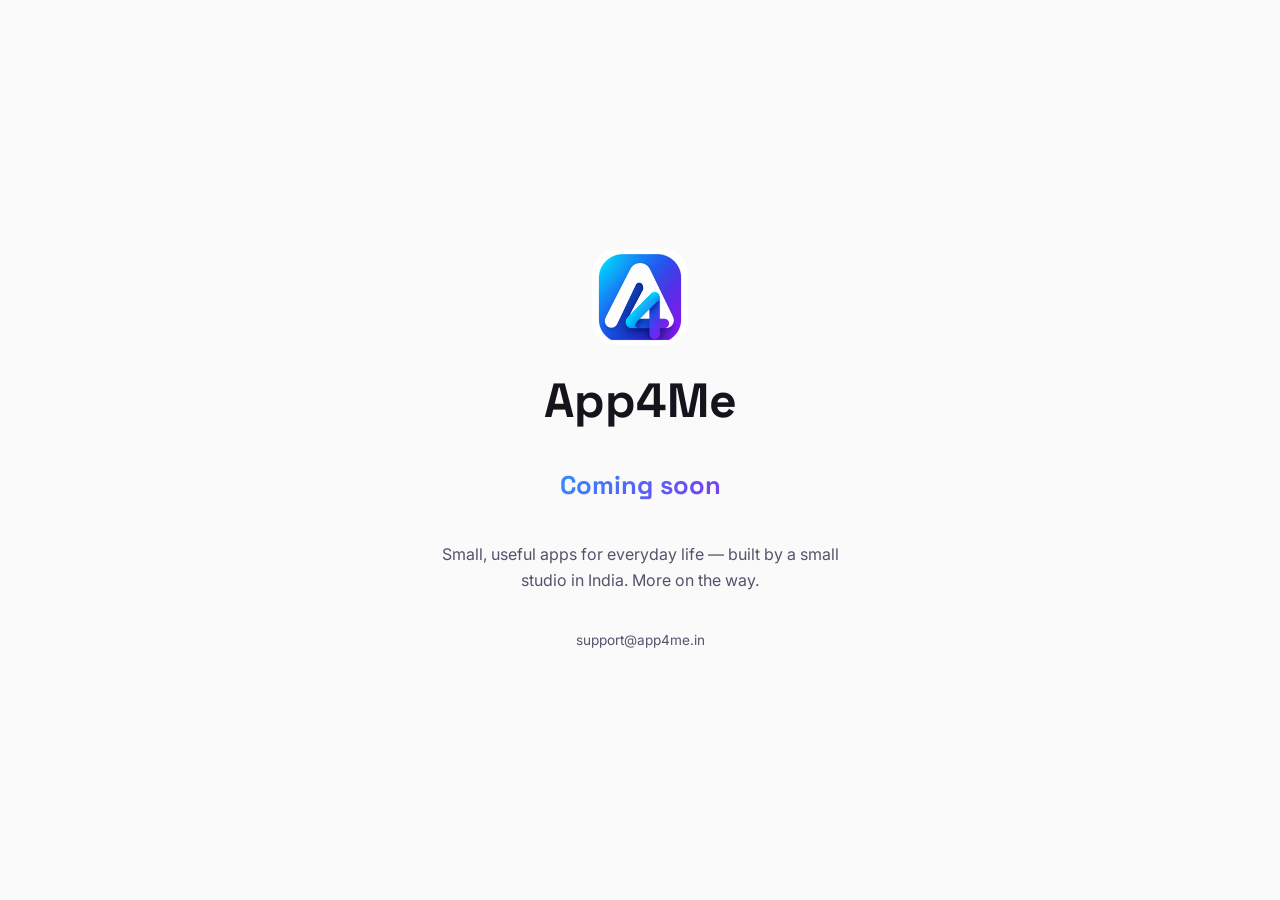
<file: index.html>
<!DOCTYPE html>
<html lang="en">
<head>
<meta charset="UTF-8">
<meta name="viewport" content="width=device-width, initial-scale=1.0">
<title>App4Me — Coming Soon</title>
<meta name="description" content="App4Me — small, useful apps for everyday life. Coming soon.">
<link rel="stylesheet" href="style.css">
<style>
  .soon-wrap {
    min-height: 100vh;
    display: flex;
    flex-direction: column;
    align-items: center;
    justify-content: center;
    text-align: center;
    padding: 24px;
  }
  .soon-logo { width: 96px; height: 96px; border-radius: 24px; margin-bottom: 28px; }
  .soon-title { font-family: 'Space Grotesk', sans-serif; font-size: clamp(2rem, 6vw, 3rem); font-weight: 700; margin-bottom: 12px; }
  .soon-sub {
    background: var(--gradient-brand);
    -webkit-background-clip: text;
    background-clip: text;
    color: transparent;
    font-family: 'Space Grotesk', sans-serif;
    font-size: clamp(1.2rem, 4vw, 1.6rem);
    font-weight: 700;
    margin-bottom: 20px;
  }
  .soon-text { color: var(--text-muted); max-width: 440px; margin-bottom: 36px; }
  .soon-links { display: flex; gap: 20px; font-size: 0.85rem; }
  .soon-links span { color: var(--text-muted); }
</style>
</head>
<body>

<div class="soon-wrap">
  <img src="app4me-logo-icon.png?v=1" alt="App4Me" class="soon-logo">
  <h1 class="soon-title">App4Me</h1>
  <p class="soon-sub">Coming soon</p>
  <p class="soon-text">
    Small, useful apps for everyday life — built by a small studio in India. More on the way.
  </p>
  <div class="soon-links">
    <span>support@app4me.in</span>
  </div>
</div>

</body>
</html>
</file>
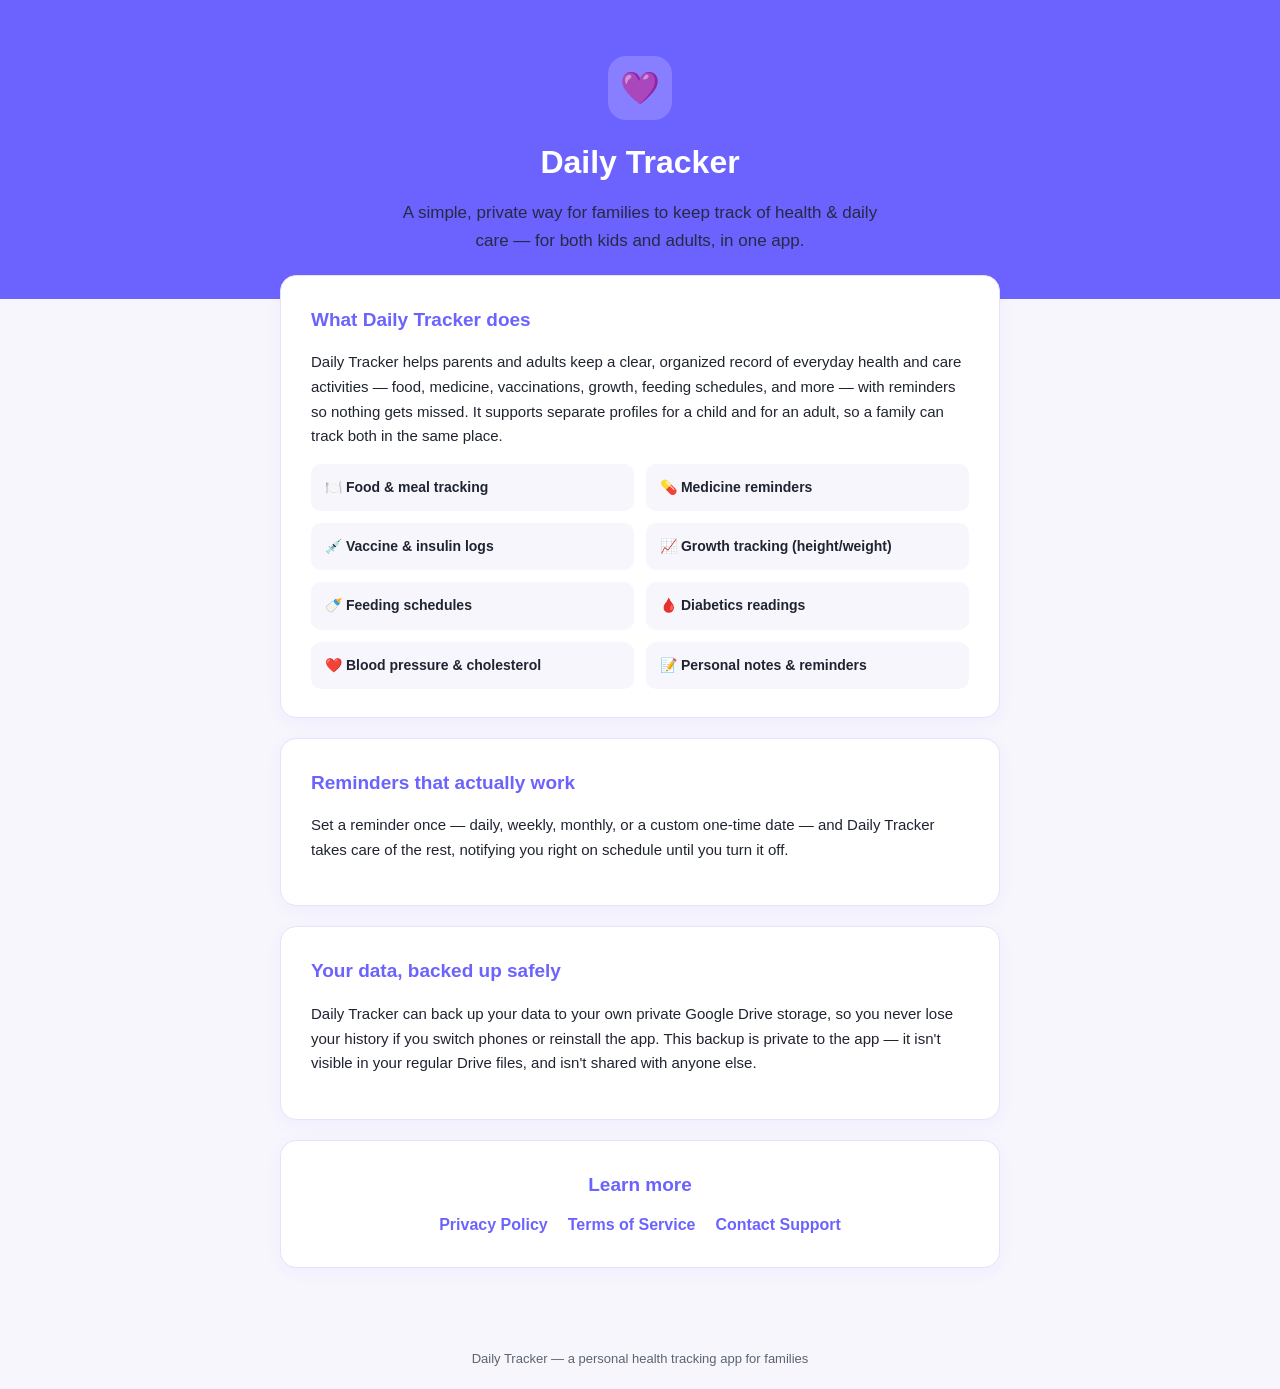
<file: daily-tracker/index.html>
<!DOCTYPE html>
<html lang="en">
<head>
<meta charset="UTF-8">
<meta name="viewport" content="width=device-width, initial-scale=1.0">
<title>Daily Tracker — Family Health Tracking App</title>
<style>
  :root {
    --primary: #6C63FF;
    --text: #1f2430;
    --muted: #5b6472;
    --bg: #f7f6fd;
    --card: #ffffff;
    --border: #e5e2fb;
  }
  * { box-sizing: border-box; }
  body {
    margin: 0;
    font-family: -apple-system, BlinkMacSystemFont, "Segoe UI", Roboto, Helvetica, Arial, sans-serif;
    background: var(--bg);
    color: var(--text);
    line-height: 1.65;
  }
  .header {
    background: var(--primary);
    color: #fff;
    padding: 56px 20px 44px;
    text-align: center;
  }
  .header .badge {
    display: inline-flex;
    align-items: center;
    justify-content: center;
    width: 64px;
    height: 64px;
    background: rgba(255,255,255,0.18);
    border-radius: 18px;
    margin-bottom: 16px;
    font-size: 32px;
  }
  .header h1 { margin: 0; font-size: 32px; font-weight: 700; }
  .header p { margin: 10px 0 0; opacity: 0.9; font-size: 17px; max-width: 480px; margin-left: auto; margin-right: auto; }
  main {
    max-width: 760px;
    margin: -24px auto 60px;
    padding: 0 20px;
  }
  .card {
    background: var(--card);
    border: 1px solid var(--border);
    border-radius: 16px;
    padding: 28px 30px;
    margin-bottom: 20px;
    box-shadow: 0 4px 16px rgba(108,99,255,0.06);
  }
  h2 {
    font-size: 19px;
    color: var(--primary);
    margin-top: 0;
    margin-bottom: 12px;
  }
  p, li { color: var(--text); font-size: 15px; }
  ul { padding-left: 20px; margin: 10px 0; }
  li { margin-bottom: 6px; }
  .muted { color: var(--muted); font-size: 13.5px; }
  a { color: var(--primary); text-decoration: none; font-weight: 600; }
  a:hover { text-decoration: underline; }
  .features {
    display: grid;
    grid-template-columns: repeat(2, 1fr);
    gap: 12px;
    margin-top: 10px;
  }
  .feature {
    background: var(--bg);
    border-radius: 10px;
    padding: 12px 14px;
    font-size: 14px;
    font-weight: 600;
  }
  .links {
    display: flex;
    gap: 20px;
    justify-content: center;
    flex-wrap: wrap;
    margin-top: 8px;
  }
  footer {
    text-align: center;
    color: var(--muted);
    font-size: 13px;
    padding: 20px;
  }
</style>
</head>
<body>

<div class="header">
  <div class="badge">💜</div>
  <h1>Daily Tracker</h1>
  <p>A simple, private way for families to keep track of health &amp; daily care — for both kids and adults, in one app.</p>
</div>

<main>

  <div class="card">
    <h2>What Daily Tracker does</h2>
    <p>
      Daily Tracker helps parents and adults keep a clear, organized record
      of everyday health and care activities — food, medicine, vaccinations,
      growth, feeding schedules, and more — with reminders so nothing gets
      missed. It supports separate profiles for a child and for an adult,
      so a family can track both in the same place.
    </p>
    <div class="features">
      <div class="feature">🍽️ Food &amp; meal tracking</div>
      <div class="feature">💊 Medicine reminders</div>
      <div class="feature">💉 Vaccine &amp; insulin logs</div>
      <div class="feature">📈 Growth tracking (height/weight)</div>
      <div class="feature">🍼 Feeding schedules</div>
      <div class="feature">🩸 Diabetics readings</div>
      <div class="feature">❤️ Blood pressure &amp; cholesterol</div>
      <div class="feature">📝 Personal notes &amp; reminders</div>
    </div>
  </div>

  <div class="card">
    <h2>Reminders that actually work</h2>
    <p>
      Set a reminder once — daily, weekly, monthly, or a custom one-time
      date — and Daily Tracker takes care of the rest, notifying you right
      on schedule until you turn it off.
    </p>
  </div>

  <div class="card">
    <h2>Your data, backed up safely</h2>
    <p>
      Daily Tracker can back up your data to your own private Google Drive
      storage, so you never lose your history if you switch phones or
      reinstall the app. This backup is private to the app — it isn't
      visible in your regular Drive files, and isn't shared with anyone
      else.
    </p>
  </div>

  <div class="card" style="text-align:center;">
    <h2>Learn more</h2>
    <div class="links">
      <a href="privacy-policy.html">Privacy Policy</a>
      <a href="terms-of-service.html">Terms of Service</a>
      <a href="mailto:dailytrackerapps@app4me.in">Contact Support</a>
    </div>
  </div>

</main>

<footer>
  Daily Tracker — a personal health tracking app for families
</footer>

</body>
</html>
</file>
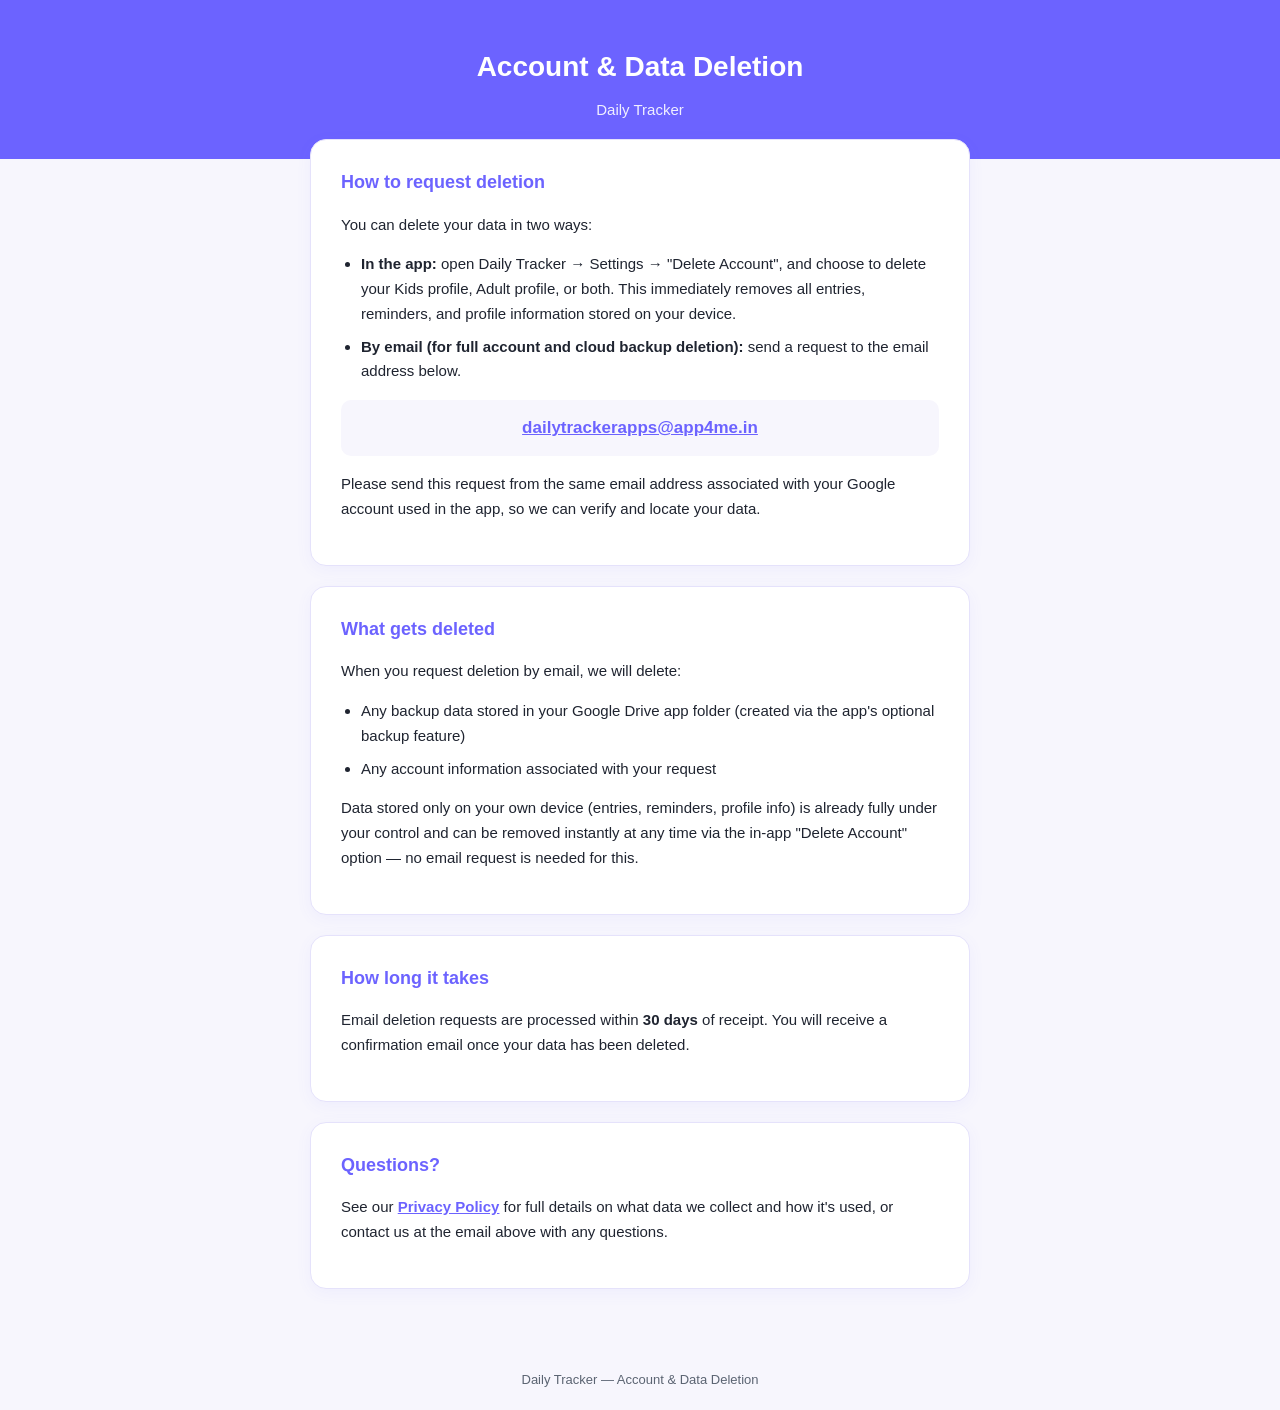
<file: account-deletion.html>
<!DOCTYPE html>
<html lang="en">
<head>
<meta charset="UTF-8">
<meta name="viewport" content="width=device-width, initial-scale=1.0">
<title>Account &amp; Data Deletion — Daily Tracker</title>
<style>
  :root {
    --primary: #6C63FF;
    --text: #1f2430;
    --muted: #5b6472;
    --bg: #f7f6fd;
    --card: #ffffff;
    --border: #e5e2fb;
  }
  * { box-sizing: border-box; }
  body {
    margin: 0;
    font-family: -apple-system, BlinkMacSystemFont, "Segoe UI", Roboto, Helvetica, Arial, sans-serif;
    background: var(--bg);
    color: var(--text);
    line-height: 1.65;
  }
  .header {
    background: var(--primary);
    color: #fff;
    padding: 44px 20px 36px;
    text-align: center;
  }
  .header h1 { margin: 0; font-size: 28px; font-weight: 700; }
  .header p { margin: 8px 0 0; opacity: 0.9; font-size: 15px; }
  main {
    max-width: 700px;
    margin: -20px auto 60px;
    padding: 0 20px;
  }
  .card {
    background: var(--card);
    border: 1px solid var(--border);
    border-radius: 16px;
    padding: 28px 30px;
    margin-bottom: 20px;
    box-shadow: 0 4px 16px rgba(108,99,255,0.06);
  }
  h2 { font-size: 18px; color: var(--primary); margin-top: 0; margin-bottom: 10px; }
  p, li { font-size: 15px; }
  ul { padding-left: 20px; margin: 10px 0; }
  li { margin-bottom: 8px; }
  a { color: var(--primary); font-weight: 600; }
  .email-box {
    background: var(--bg);
    border-radius: 10px;
    padding: 14px 16px;
    text-align: center;
    font-weight: 700;
    font-size: 17px;
    margin: 16px 0;
  }
  footer { text-align: center; color: var(--muted); font-size: 13px; padding: 20px; }
</style>
</head>
<body>

<div class="header">
  <h1>Account &amp; Data Deletion</h1>
  <p>Daily Tracker</p>
</div>

<main>

  <div class="card">
    <h2>How to request deletion</h2>
    <p>
      You can delete your data in two ways:
    </p>
    <ul>
      <li><strong>In the app:</strong> open Daily Tracker → Settings →
      "Delete Account", and choose to delete your Kids profile, Adult
      profile, or both. This immediately removes all entries, reminders,
      and profile information stored on your device.</li>
      <li><strong>By email (for full account and cloud backup deletion):</strong>
      send a request to the email address below.</li>
    </ul>
    <div class="email-box">
      <a href="mailto:dailytrackerapps@app4me.in?subject=Account%20Deletion%20Request">dailytrackerapps@app4me.in</a>
    </div>
    <p>
      Please send this request from the same email address associated
      with your Google account used in the app, so we can verify and
      locate your data.
    </p>
  </div>

  <div class="card">
    <h2>What gets deleted</h2>
    <p>When you request deletion by email, we will delete:</p>
    <ul>
      <li>Any backup data stored in your Google Drive app folder
      (created via the app's optional backup feature)</li>
      <li>Any account information associated with your request</li>
    </ul>
    <p>
      Data stored only on your own device (entries, reminders, profile
      info) is already fully under your control and can be removed
      instantly at any time via the in-app "Delete Account" option — no
      email request is needed for this.
    </p>
  </div>

  <div class="card">
    <h2>How long it takes</h2>
    <p>
      Email deletion requests are processed within <strong>30 days</strong>
      of receipt. You will receive a confirmation email once your data
      has been deleted.
    </p>
  </div>

  <div class="card">
    <h2>Questions?</h2>
    <p>
      See our <a href="privacy-policy.html">Privacy Policy</a> for full
      details on what data we collect and how it's used, or contact us
      at the email above with any questions.
    </p>
  </div>

</main>

<footer>
  Daily Tracker — Account &amp; Data Deletion
</footer>

</body>
</html>
</file>
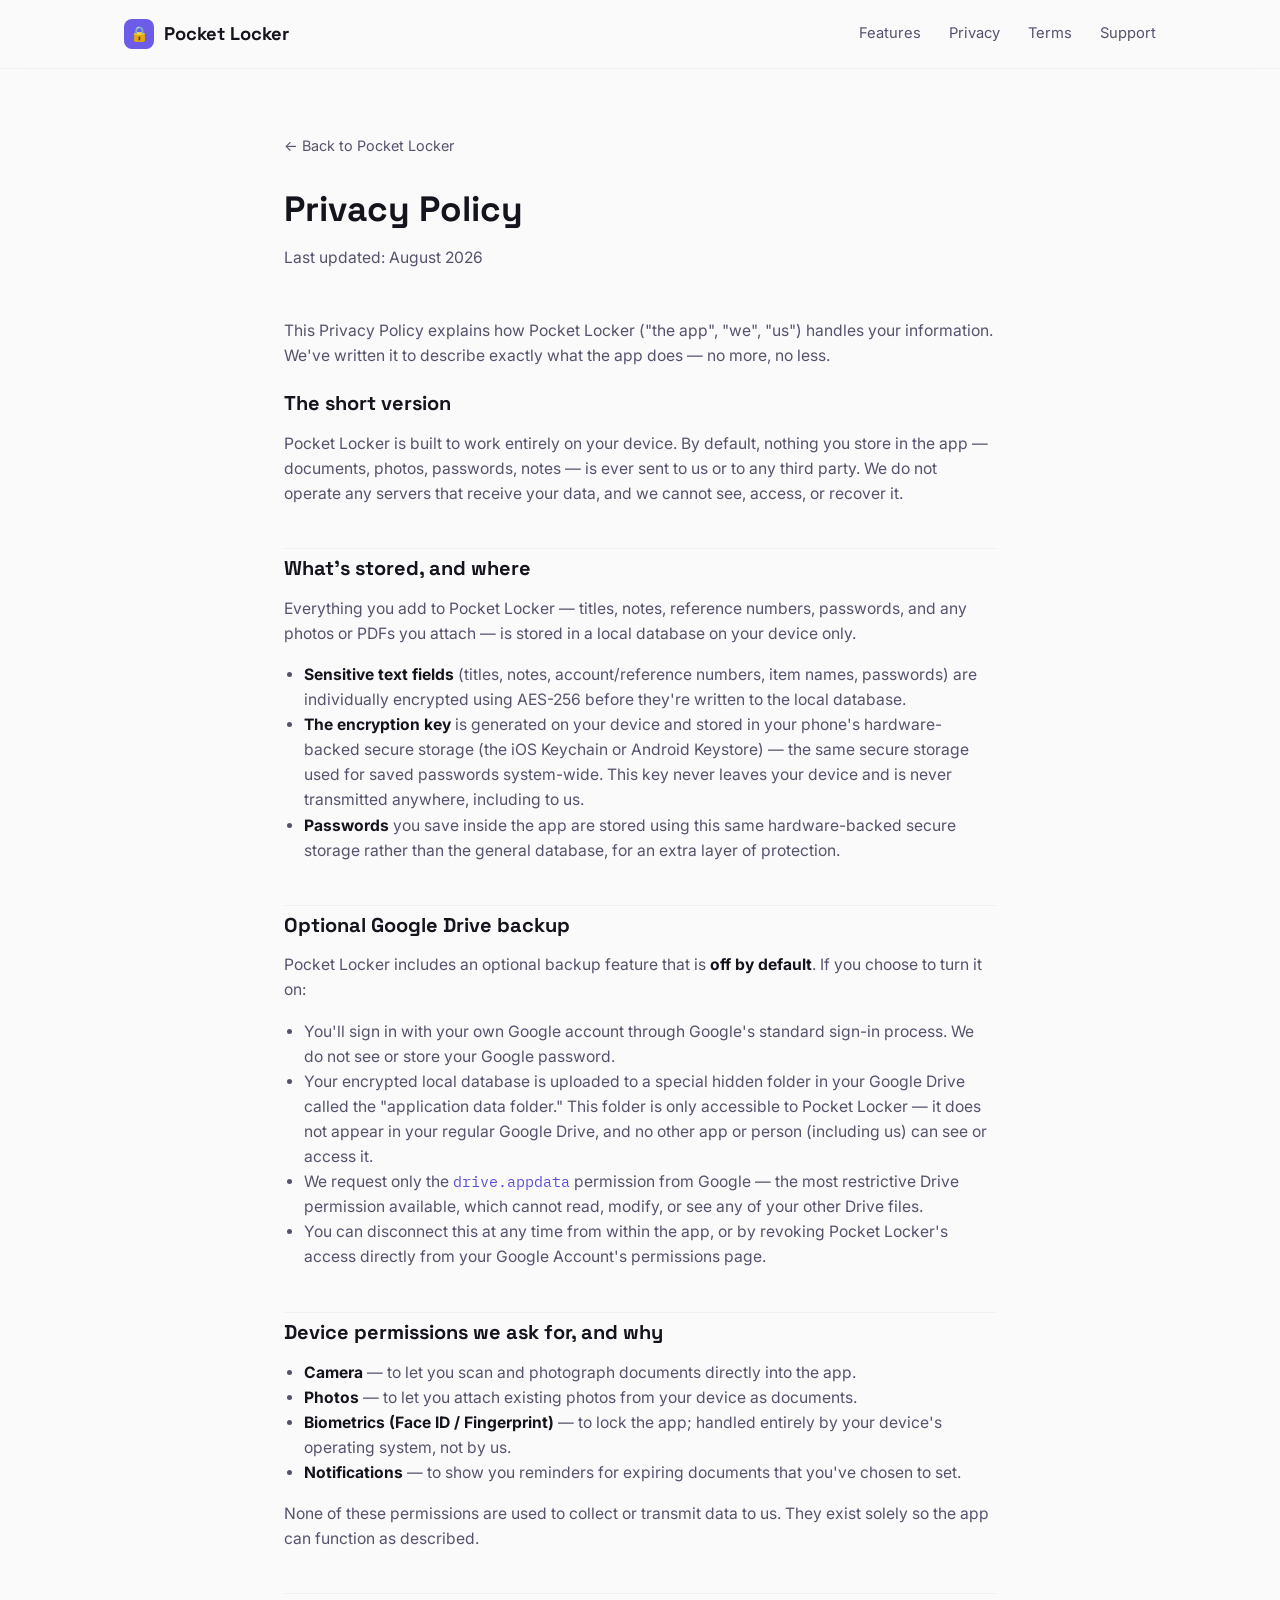
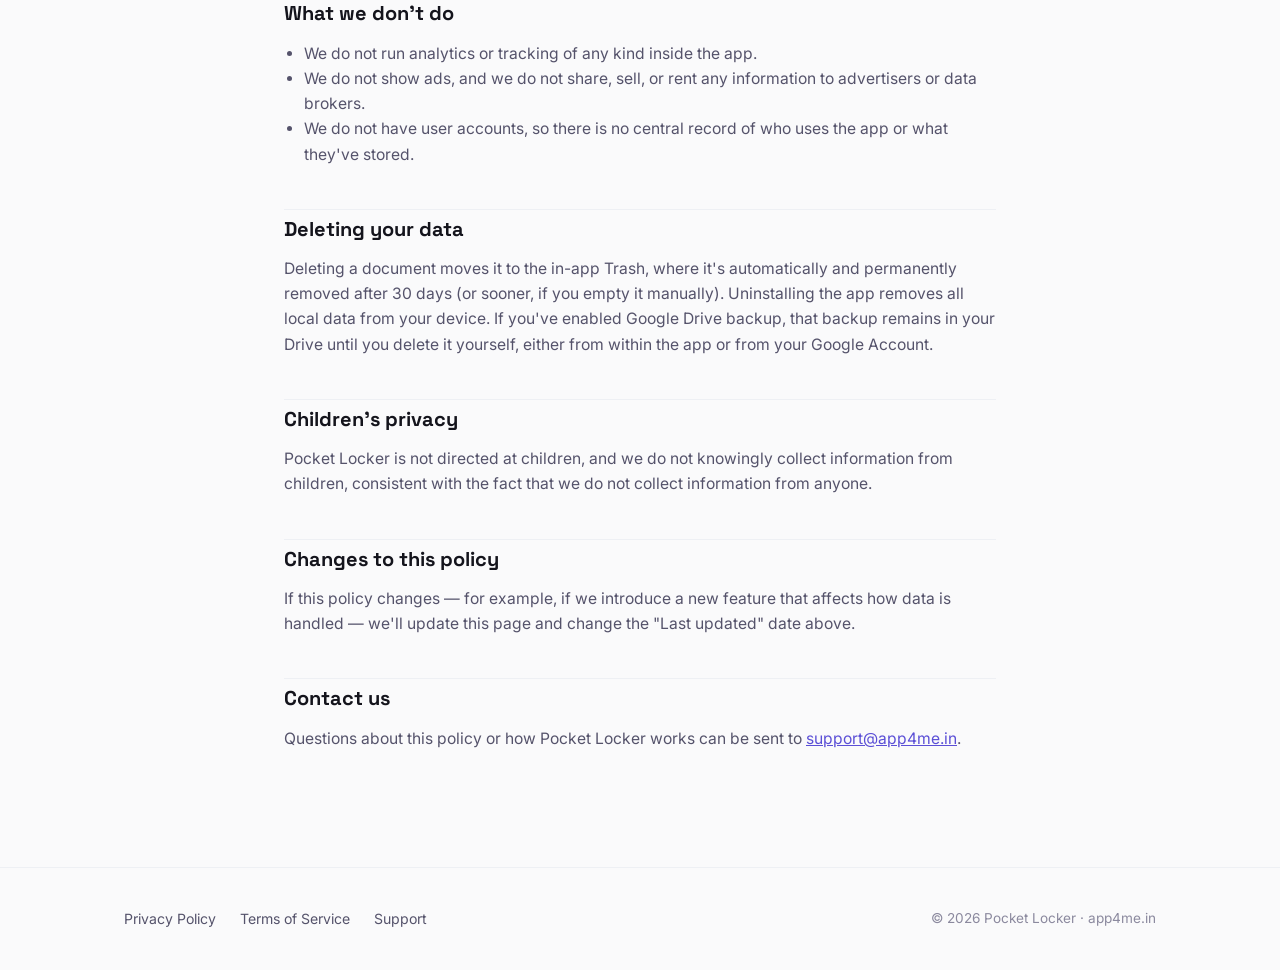
<file: privacy.html>
<!DOCTYPE html>
<html lang="en">
<head>
<meta charset="UTF-8">
<meta name="viewport" content="width=device-width, initial-scale=1.0">
<title>Privacy Policy — Pocket Locker</title>
<link rel="stylesheet" href="style.css">
</head>
<body>

<header class="site-header">
  <div class="wrap">
    <a href="index.html" class="brand">
      <span class="brand-mark">🔒</span>
      Pocket Locker
    </a>
    <nav class="nav-links">
      <a href="index.html#features">Features</a>
      <a href="privacy.html">Privacy</a>
      <a href="terms.html">Terms</a>
      <a href="index.html#contact">Support</a>
    </nav>
  </div>
</header>

<main class="legal-page">
  <div class="wrap">
    <a href="index.html" class="back-link">← Back to Pocket Locker</a>
    <h1>Privacy Policy</h1>
    <p class="legal-updated">Last updated: August 2026</p>

    <p>This Privacy Policy explains how Pocket Locker ("the app", "we", "us") handles your information. We've written it to describe exactly what the app does — no more, no less.</p>

    <h2>The short version</h2>
    <p>Pocket Locker is built to work entirely on your device. By default, nothing you store in the app — documents, photos, passwords, notes — is ever sent to us or to any third party. We do not operate any servers that receive your data, and we cannot see, access, or recover it.</p>

    <h2>What's stored, and where</h2>
    <p>Everything you add to Pocket Locker — titles, notes, reference numbers, passwords, and any photos or PDFs you attach — is stored in a local database on your device only.</p>
    <ul>
      <li><strong>Sensitive text fields</strong> (titles, notes, account/reference numbers, item names, passwords) are individually encrypted using AES-256 before they're written to the local database.</li>
      <li><strong>The encryption key</strong> is generated on your device and stored in your phone's hardware-backed secure storage (the iOS Keychain or Android Keystore) — the same secure storage used for saved passwords system-wide. This key never leaves your device and is never transmitted anywhere, including to us.</li>
      <li><strong>Passwords</strong> you save inside the app are stored using this same hardware-backed secure storage rather than the general database, for an extra layer of protection.</li>
    </ul>

    <h2>Optional Google Drive backup</h2>
    <p>Pocket Locker includes an optional backup feature that is <strong>off by default</strong>. If you choose to turn it on:</p>
    <ul>
      <li>You'll sign in with your own Google account through Google's standard sign-in process. We do not see or store your Google password.</li>
      <li>Your encrypted local database is uploaded to a special hidden folder in your Google Drive called the "application data folder." This folder is only accessible to Pocket Locker — it does not appear in your regular Google Drive, and no other app or person (including us) can see or access it.</li>
      <li>We request only the <span class="mono-tag" style="text-transform:none;letter-spacing:normal;font-size:0.95rem;">drive.appdata</span> permission from Google — the most restrictive Drive permission available, which cannot read, modify, or see any of your other Drive files.</li>
      <li>You can disconnect this at any time from within the app, or by revoking Pocket Locker's access directly from your Google Account's permissions page.</li>
    </ul>

    <h2>Device permissions we ask for, and why</h2>
    <ul>
      <li><strong>Camera</strong> — to let you scan and photograph documents directly into the app.</li>
      <li><strong>Photos</strong> — to let you attach existing photos from your device as documents.</li>
      <li><strong>Biometrics (Face ID / Fingerprint)</strong> — to lock the app; handled entirely by your device's operating system, not by us.</li>
      <li><strong>Notifications</strong> — to show you reminders for expiring documents that you've chosen to set.</li>
    </ul>
    <p>None of these permissions are used to collect or transmit data to us. They exist solely so the app can function as described.</p>

    <h2>What we don't do</h2>
    <ul>
      <li>We do not run analytics or tracking of any kind inside the app.</li>
      <li>We do not show ads, and we do not share, sell, or rent any information to advertisers or data brokers.</li>
      <li>We do not have user accounts, so there is no central record of who uses the app or what they've stored.</li>
    </ul>

    <h2>Deleting your data</h2>
    <p>Deleting a document moves it to the in-app Trash, where it's automatically and permanently removed after 30 days (or sooner, if you empty it manually). Uninstalling the app removes all local data from your device. If you've enabled Google Drive backup, that backup remains in your Drive until you delete it yourself, either from within the app or from your Google Account.</p>

    <h2>Children's privacy</h2>
    <p>Pocket Locker is not directed at children, and we do not knowingly collect information from children, consistent with the fact that we do not collect information from anyone.</p>

    <h2>Changes to this policy</h2>
    <p>If this policy changes — for example, if we introduce a new feature that affects how data is handled — we'll update this page and change the "Last updated" date above.</p>

    <h2>Contact us</h2>
    <p>Questions about this policy or how Pocket Locker works can be sent to <a href="mailto:support@app4me.in">support@app4me.in</a>.</p>
  </div>
</main>

<footer class="site-footer">
  <div class="wrap">
    <div class="footer-links">
      <a href="privacy.html">Privacy Policy</a>
      <a href="terms.html">Terms of Service</a>
      <a href="mailto:support@app4me.in">Support</a>
    </div>
    <span class="copyright">© <span id="year"></span> Pocket Locker · app4me.in</span>
  </div>
</footer>
<script>document.getElementById('year').textContent = new Date().getFullYear();</script>
</body>
</html>
</file>
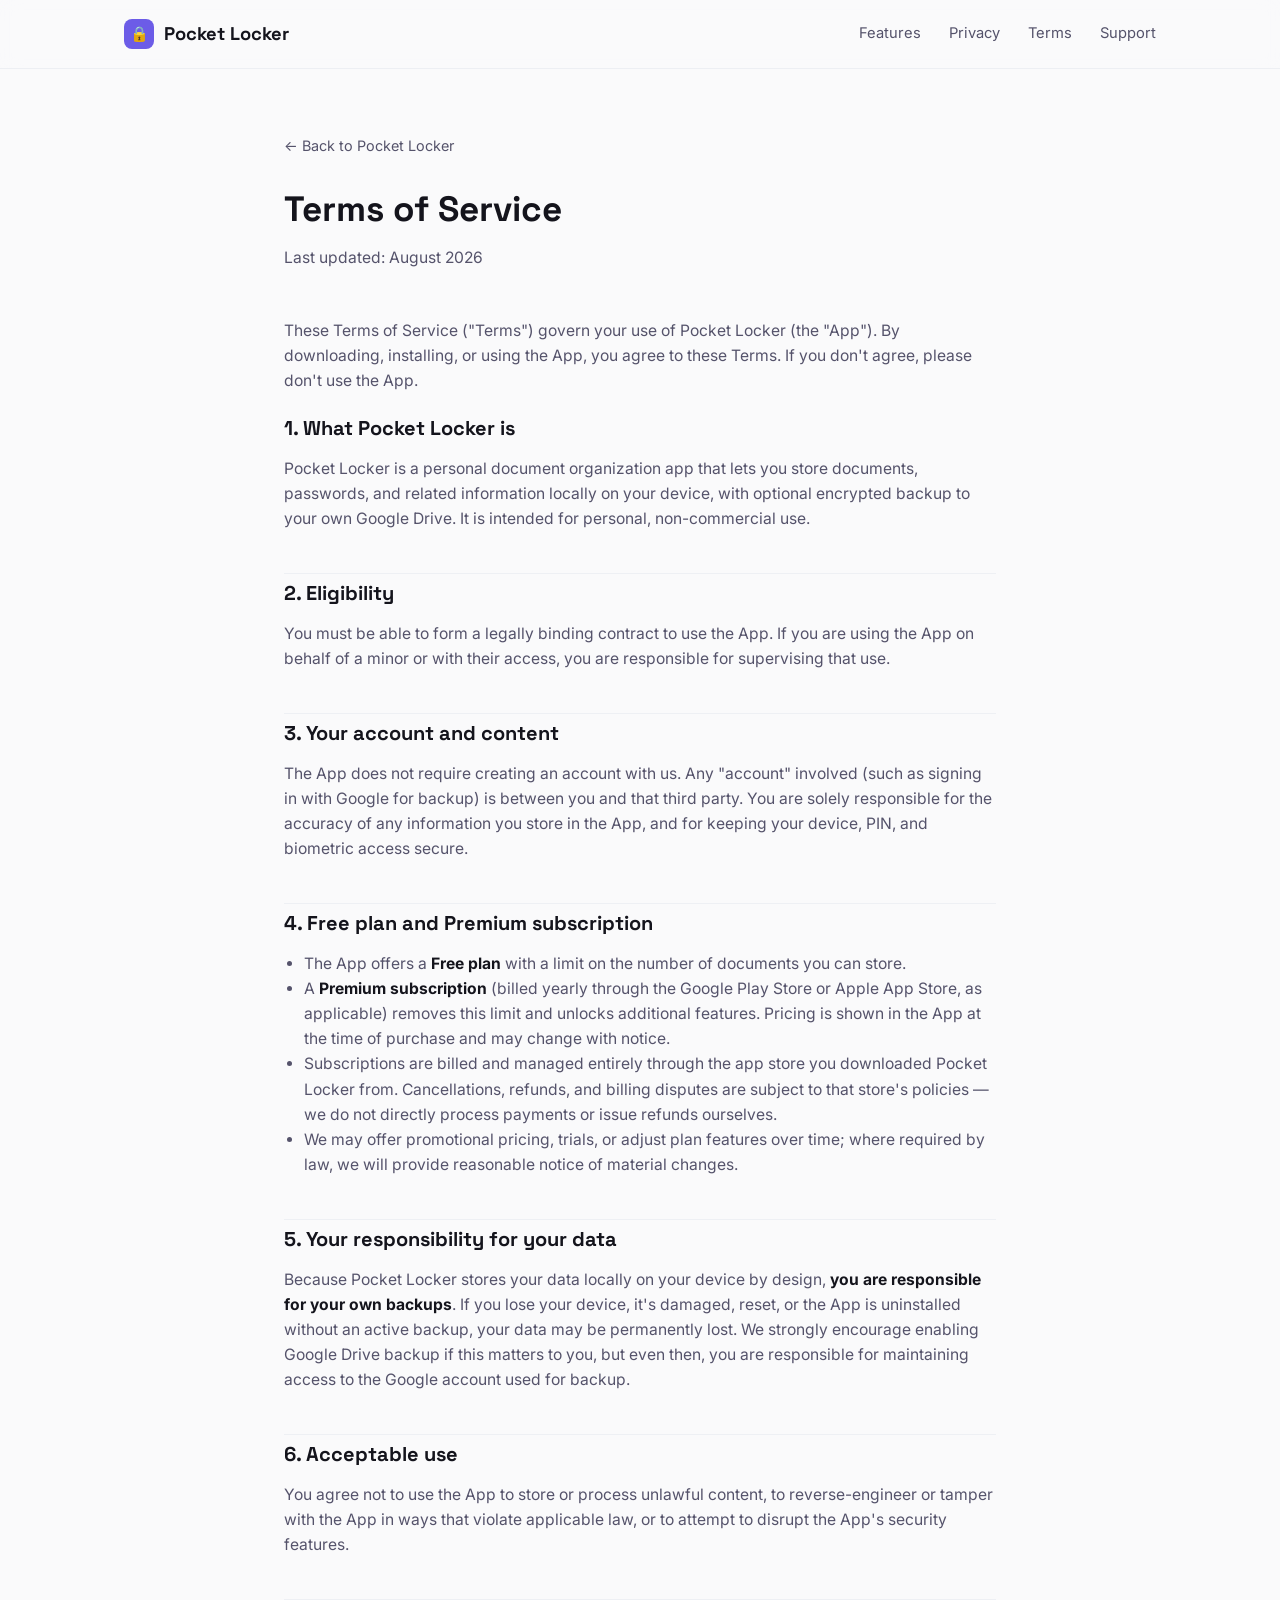
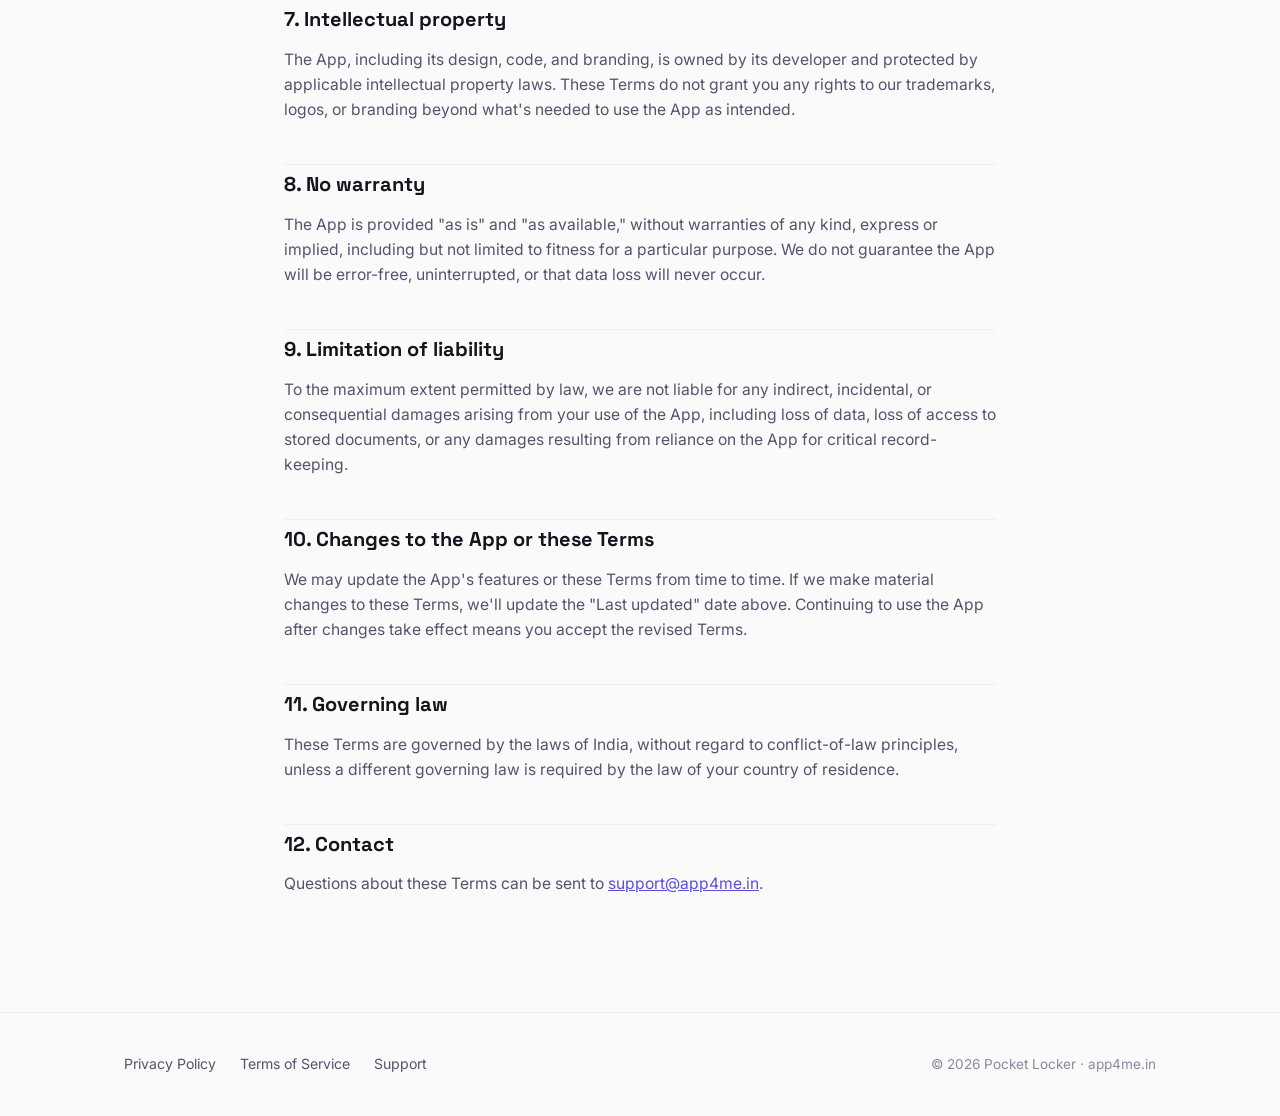
<file: terms.html>
<!DOCTYPE html>
<html lang="en">
<head>
<meta charset="UTF-8">
<meta name="viewport" content="width=device-width, initial-scale=1.0">
<title>Terms of Service — Pocket Locker</title>
<link rel="stylesheet" href="style.css">
</head>
<body>

<header class="site-header">
  <div class="wrap">
    <a href="index.html" class="brand">
      <span class="brand-mark">🔒</span>
      Pocket Locker
    </a>
    <nav class="nav-links">
      <a href="index.html#features">Features</a>
      <a href="privacy.html">Privacy</a>
      <a href="terms.html">Terms</a>
      <a href="index.html#contact">Support</a>
    </nav>
  </div>
</header>

<main class="legal-page">
  <div class="wrap">
    <a href="index.html" class="back-link">← Back to Pocket Locker</a>
    <h1>Terms of Service</h1>
    <p class="legal-updated">Last updated: August 2026</p>

    <p>These Terms of Service ("Terms") govern your use of Pocket Locker (the "App"). By downloading, installing, or using the App, you agree to these Terms. If you don't agree, please don't use the App.</p>

    <h2>1. What Pocket Locker is</h2>
    <p>Pocket Locker is a personal document organization app that lets you store documents, passwords, and related information locally on your device, with optional encrypted backup to your own Google Drive. It is intended for personal, non-commercial use.</p>

    <h2>2. Eligibility</h2>
    <p>You must be able to form a legally binding contract to use the App. If you are using the App on behalf of a minor or with their access, you are responsible for supervising that use.</p>

    <h2>3. Your account and content</h2>
    <p>The App does not require creating an account with us. Any "account" involved (such as signing in with Google for backup) is between you and that third party. You are solely responsible for the accuracy of any information you store in the App, and for keeping your device, PIN, and biometric access secure.</p>

    <h2>4. Free plan and Premium subscription</h2>
    <ul>
      <li>The App offers a <strong>Free plan</strong> with a limit on the number of documents you can store.</li>
      <li>A <strong>Premium subscription</strong> (billed yearly through the Google Play Store or Apple App Store, as applicable) removes this limit and unlocks additional features. Pricing is shown in the App at the time of purchase and may change with notice.</li>
      <li>Subscriptions are billed and managed entirely through the app store you downloaded Pocket Locker from. Cancellations, refunds, and billing disputes are subject to that store's policies — we do not directly process payments or issue refunds ourselves.</li>
      <li>We may offer promotional pricing, trials, or adjust plan features over time; where required by law, we will provide reasonable notice of material changes.</li>
    </ul>

    <h2>5. Your responsibility for your data</h2>
    <p>Because Pocket Locker stores your data locally on your device by design, <strong>you are responsible for your own backups</strong>. If you lose your device, it's damaged, reset, or the App is uninstalled without an active backup, your data may be permanently lost. We strongly encourage enabling Google Drive backup if this matters to you, but even then, you are responsible for maintaining access to the Google account used for backup.</p>

    <h2>6. Acceptable use</h2>
    <p>You agree not to use the App to store or process unlawful content, to reverse-engineer or tamper with the App in ways that violate applicable law, or to attempt to disrupt the App's security features.</p>

    <h2>7. Intellectual property</h2>
    <p>The App, including its design, code, and branding, is owned by its developer and protected by applicable intellectual property laws. These Terms do not grant you any rights to our trademarks, logos, or branding beyond what's needed to use the App as intended.</p>

    <h2>8. No warranty</h2>
    <p>The App is provided "as is" and "as available," without warranties of any kind, express or implied, including but not limited to fitness for a particular purpose. We do not guarantee the App will be error-free, uninterrupted, or that data loss will never occur.</p>

    <h2>9. Limitation of liability</h2>
    <p>To the maximum extent permitted by law, we are not liable for any indirect, incidental, or consequential damages arising from your use of the App, including loss of data, loss of access to stored documents, or any damages resulting from reliance on the App for critical record-keeping.</p>

    <h2>10. Changes to the App or these Terms</h2>
    <p>We may update the App's features or these Terms from time to time. If we make material changes to these Terms, we'll update the "Last updated" date above. Continuing to use the App after changes take effect means you accept the revised Terms.</p>

    <h2>11. Governing law</h2>
    <p>These Terms are governed by the laws of India, without regard to conflict-of-law principles, unless a different governing law is required by the law of your country of residence.</p>

    <h2>12. Contact</h2>
    <p>Questions about these Terms can be sent to <a href="mailto:support@app4me.in">support@app4me.in</a>.</p>
  </div>
</main>

<footer class="site-footer">
  <div class="wrap">
    <div class="footer-links">
      <a href="privacy.html">Privacy Policy</a>
      <a href="terms.html">Terms of Service</a>
      <a href="mailto:support@app4me.in">Support</a>
    </div>
    <span class="copyright">© <span id="year"></span> Pocket Locker · app4me.in</span>
  </div>
</footer>
<script>document.getElementById('year').textContent = new Date().getFullYear();</script>
</body>
</html>
</file>
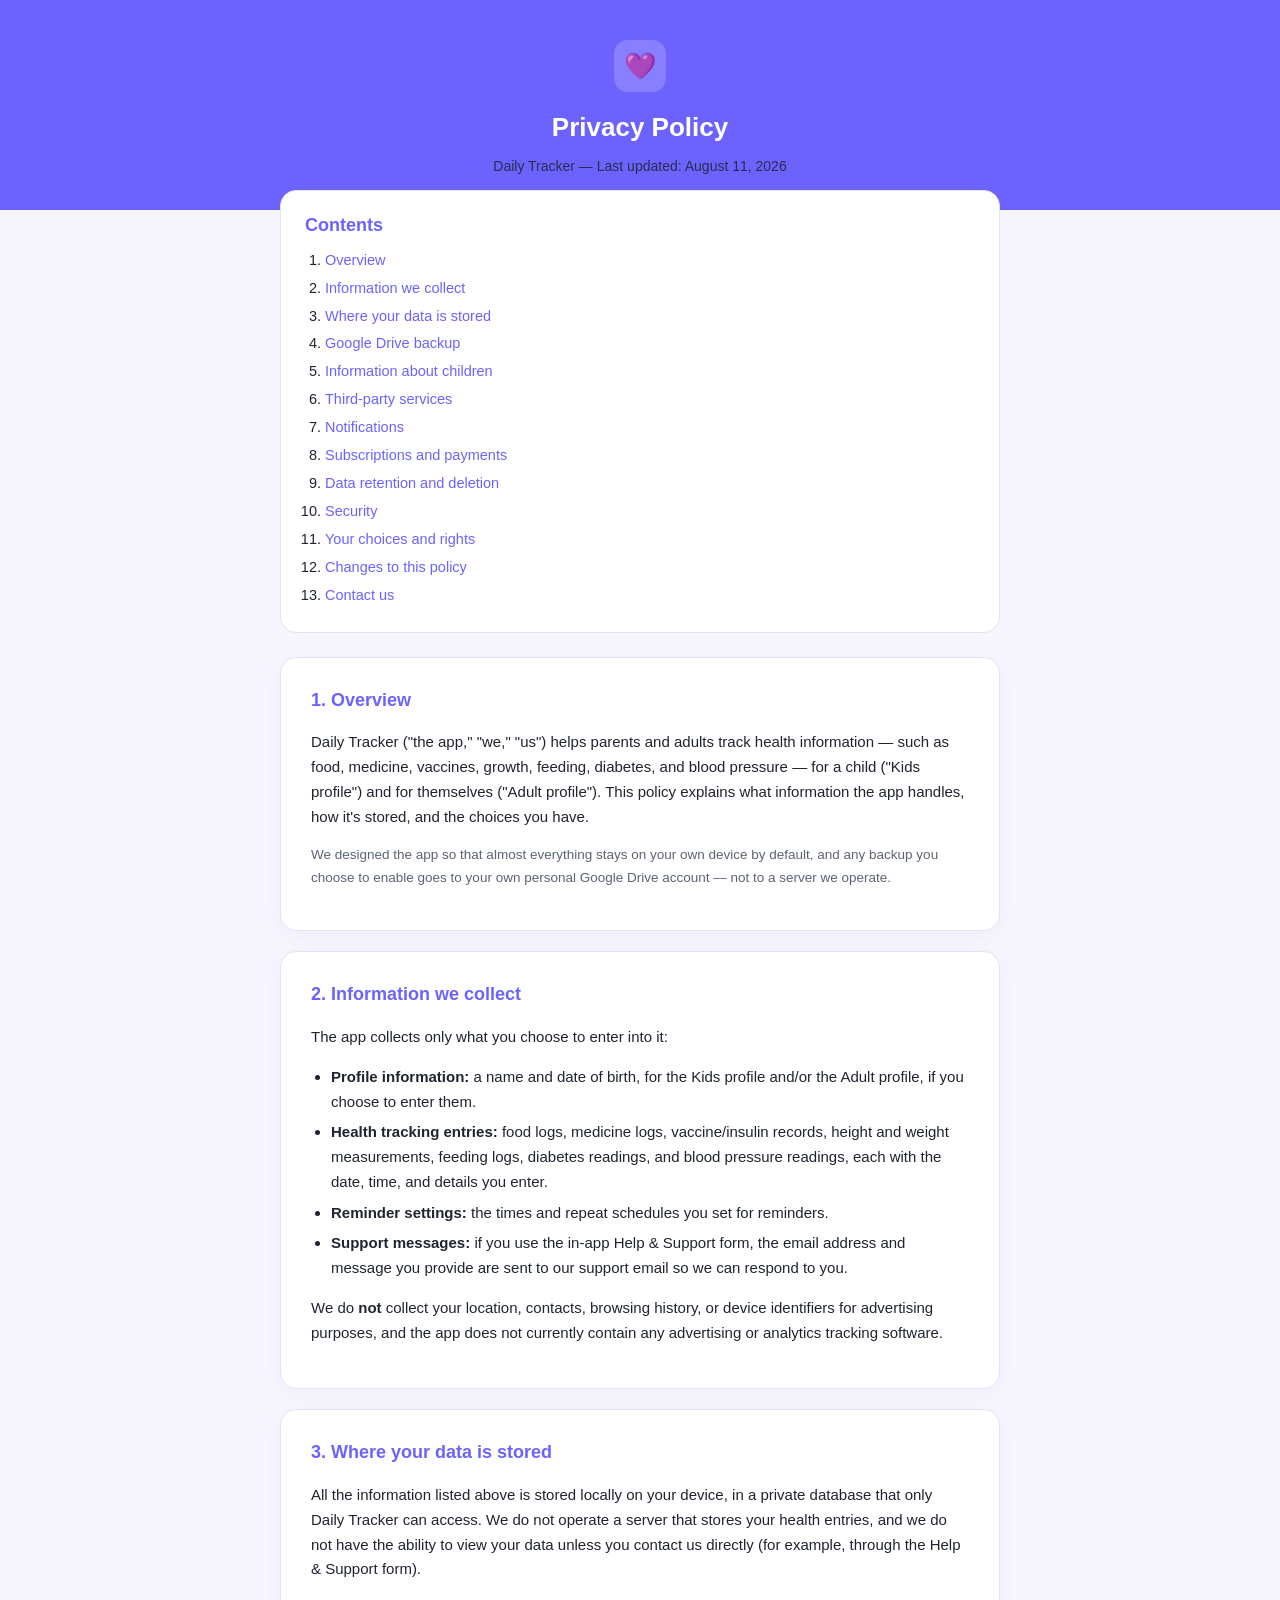
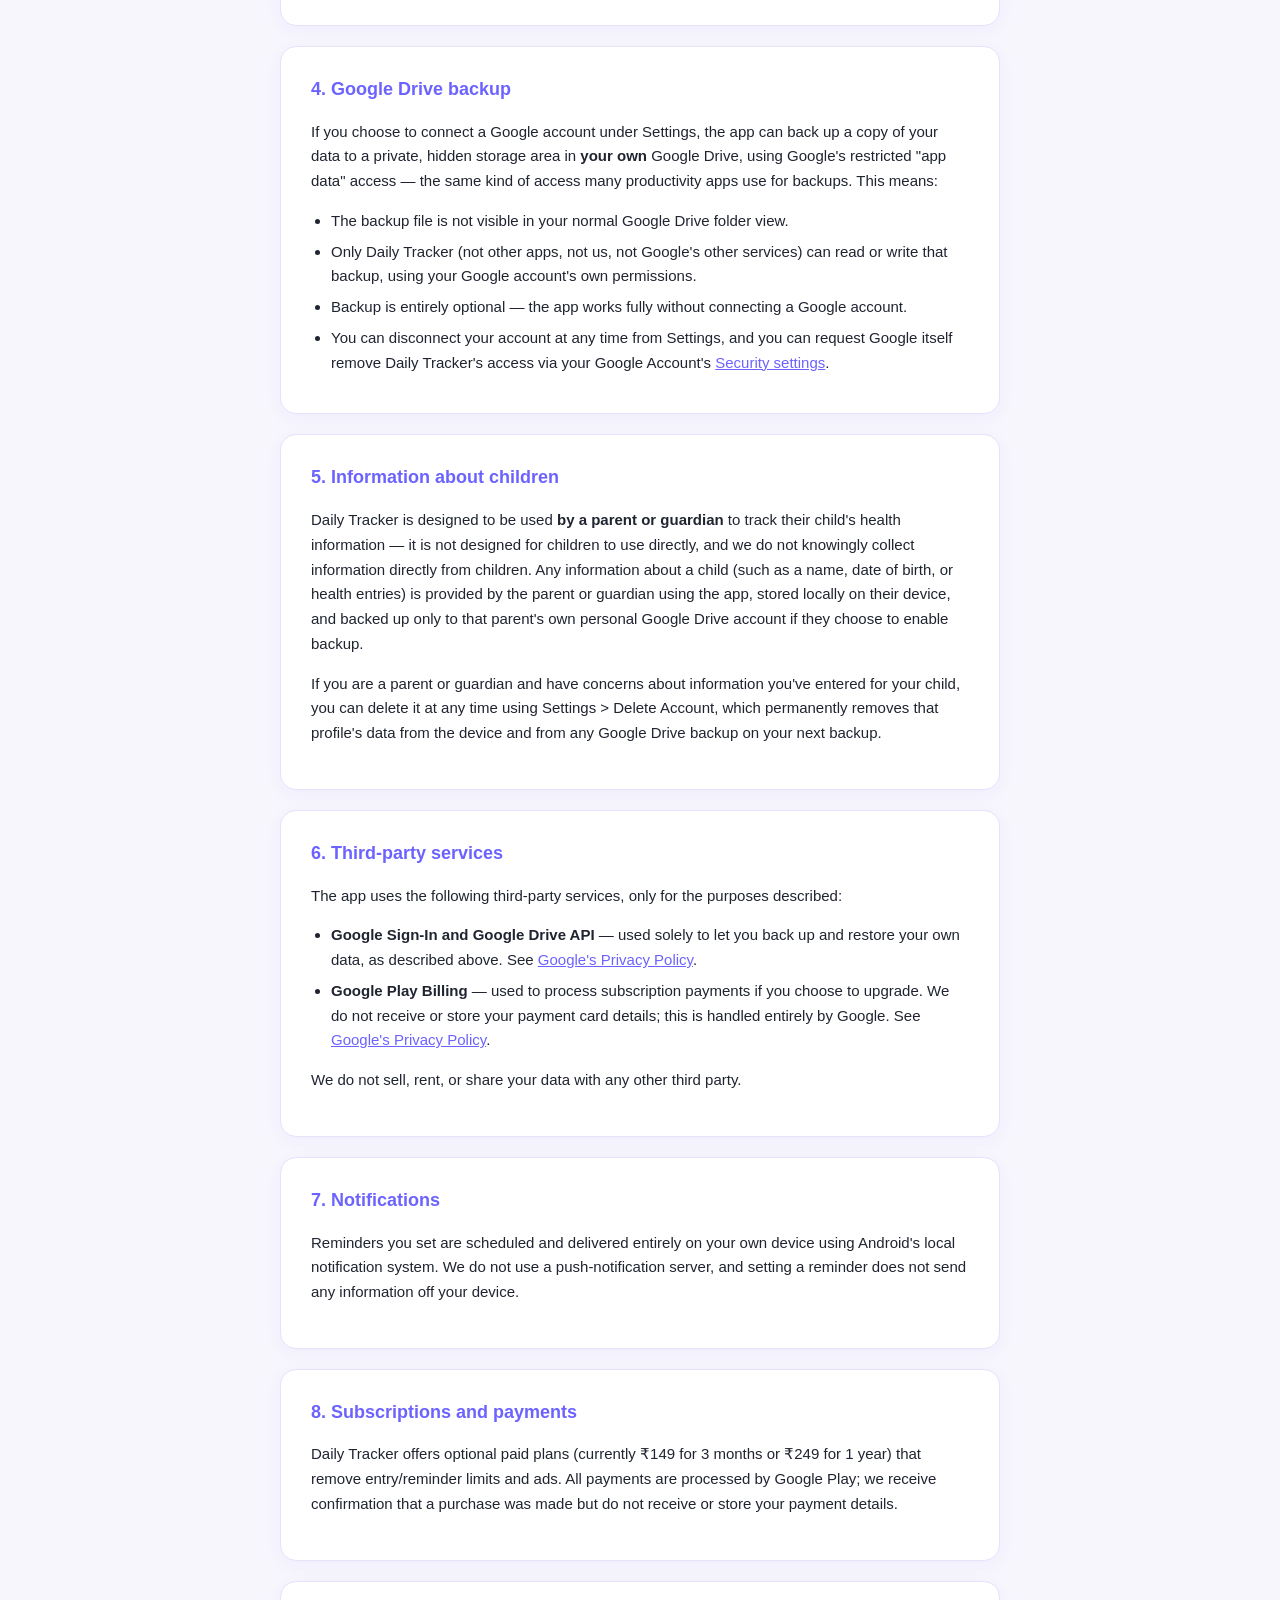
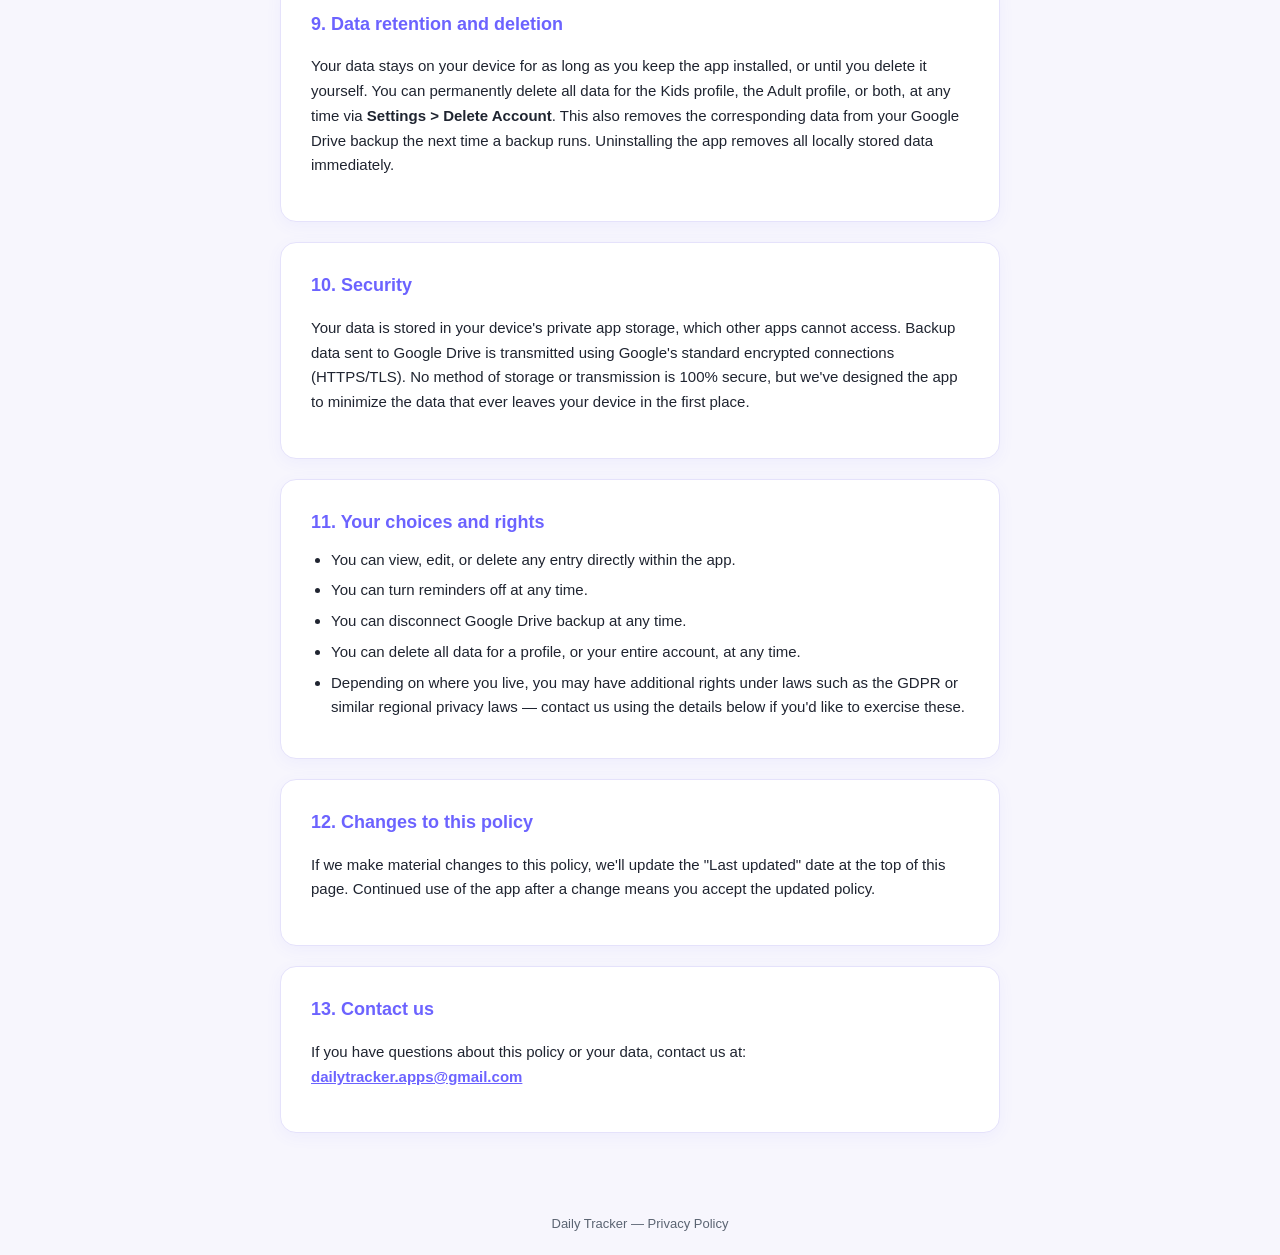
<file: daily-tracker/privacy-policy.html>
<!DOCTYPE html>
<html lang="en">
<head>
<meta charset="UTF-8">
<meta name="viewport" content="width=device-width, initial-scale=1.0">
<title>Privacy Policy — Daily Tracker</title>
<style>
  :root {
    --primary: #6C63FF;
    --text: #1f2430;
    --muted: #5b6472;
    --bg: #f7f6fd;
    --card: #ffffff;
    --border: #e5e2fb;
  }
  * { box-sizing: border-box; }
  body {
    margin: 0;
    font-family: -apple-system, BlinkMacSystemFont, "Segoe UI", Roboto, Helvetica, Arial, sans-serif;
    background: var(--bg);
    color: var(--text);
    line-height: 1.65;
  }
  .header {
    background: var(--primary);
    color: #fff;
    padding: 40px 20px 32px;
    text-align: center;
  }
  .header .badge {
    display: inline-flex;
    align-items: center;
    justify-content: center;
    width: 52px;
    height: 52px;
    background: rgba(255,255,255,0.18);
    border-radius: 14px;
    margin-bottom: 14px;
    font-size: 26px;
  }
  .header h1 { margin: 0; font-size: 26px; font-weight: 700; }
  .header p { margin: 6px 0 0; opacity: 0.85; font-size: 14px; }
  main {
    max-width: 760px;
    margin: -20px auto 60px;
    padding: 0 20px;
  }
  .card {
    background: var(--card);
    border: 1px solid var(--border);
    border-radius: 16px;
    padding: 28px 30px;
    margin-bottom: 20px;
    box-shadow: 0 4px 16px rgba(108,99,255,0.06);
  }
  h2 {
    font-size: 18px;
    color: var(--primary);
    margin-top: 0;
    margin-bottom: 10px;
  }
  p, li { color: var(--text); font-size: 15px; }
  ul { padding-left: 20px; margin: 10px 0; }
  li { margin-bottom: 6px; }
  .muted { color: var(--muted); font-size: 13.5px; }
  a { color: var(--primary); }
  .toc {
    background: var(--card);
    border: 1px solid var(--border);
    border-radius: 16px;
    padding: 20px 24px;
    margin-bottom: 24px;
  }
  .toc h2 { margin-bottom: 8px; }
  .toc ol { margin: 0; padding-left: 20px; }
  .toc li { font-size: 14.5px; margin-bottom: 4px; }
  .toc a { text-decoration: none; }
  .toc a:hover { text-decoration: underline; }
  footer {
    text-align: center;
    color: var(--muted);
    font-size: 13px;
    padding: 20px;
  }
</style>
</head>
<body>

<div class="header">
  <div class="badge">💜</div>
  <h1>Privacy Policy</h1>
  <p>Daily Tracker — Last updated: August 11, 2026</p>
</div>

<main>

  <div class="toc">
    <h2>Contents</h2>
    <ol>
      <li><a href="#overview">Overview</a></li>
      <li><a href="#collect">Information we collect</a></li>
      <li><a href="#storage">Where your data is stored</a></li>
      <li><a href="#backup">Google Drive backup</a></li>
      <li><a href="#children">Information about children</a></li>
      <li><a href="#thirdparty">Third-party services</a></li>
      <li><a href="#notifications">Notifications</a></li>
      <li><a href="#payments">Subscriptions and payments</a></li>
      <li><a href="#retention">Data retention and deletion</a></li>
      <li><a href="#security">Security</a></li>
      <li><a href="#rights">Your choices and rights</a></li>
      <li><a href="#changes">Changes to this policy</a></li>
      <li><a href="#contact">Contact us</a></li>
    </ol>
  </div>

  <div class="card" id="overview">
    <h2>1. Overview</h2>
    <p>
      Daily Tracker ("the app," "we," "us") helps parents and adults track health
      information — such as food, medicine, vaccines, growth, feeding, diabetes,
      and blood pressure — for a child ("Kids profile") and for themselves
      ("Adult profile"). This policy explains what information the app handles,
      how it's stored, and the choices you have.
    </p>
    <p class="muted">
      We designed the app so that almost everything stays on your own device by
      default, and any backup you choose to enable goes to your own personal
      Google Drive account — not to a server we operate.
    </p>
  </div>

  <div class="card" id="collect">
    <h2>2. Information we collect</h2>
    <p>The app collects only what you choose to enter into it:</p>
    <ul>
      <li><strong>Profile information:</strong> a name and date of birth, for the Kids profile and/or the Adult profile, if you choose to enter them.</li>
      <li><strong>Health tracking entries:</strong> food logs, medicine logs, vaccine/insulin records, height and weight measurements, feeding logs, diabetes readings, and blood pressure readings, each with the date, time, and details you enter.</li>
      <li><strong>Reminder settings:</strong> the times and repeat schedules you set for reminders.</li>
      <li><strong>Support messages:</strong> if you use the in-app Help & Support form, the email address and message you provide are sent to our support email so we can respond to you.</li>
    </ul>
    <p>
      We do <strong>not</strong> collect your location, contacts, browsing
      history, or device identifiers for advertising purposes, and the app does
      not currently contain any advertising or analytics tracking software.
    </p>
  </div>

  <div class="card" id="storage">
    <h2>3. Where your data is stored</h2>
    <p>
      All the information listed above is stored locally on your device, in a
      private database that only Daily Tracker can access. We do not operate a
      server that stores your health entries, and we do not have the ability to
      view your data unless you contact us directly (for example, through the
      Help & Support form).
    </p>
  </div>

  <div class="card" id="backup">
    <h2>4. Google Drive backup</h2>
    <p>
      If you choose to connect a Google account under Settings, the app can
      back up a copy of your data to a private, hidden storage area in
      <strong>your own</strong> Google Drive, using Google's restricted
      "app data" access — the same kind of access many productivity apps use
      for backups. This means:
    </p>
    <ul>
      <li>The backup file is not visible in your normal Google Drive folder view.</li>
      <li>Only Daily Tracker (not other apps, not us, not Google's other services) can read or write that backup, using your Google account's own permissions.</li>
      <li>Backup is entirely optional — the app works fully without connecting a Google account.</li>
      <li>You can disconnect your account at any time from Settings, and you can request Google itself remove Daily Tracker's access via your Google Account's <a href="https://myaccount.google.com/permissions" target="_blank" rel="noopener">Security settings</a>.</li>
    </ul>
  </div>

  <div class="card" id="children">
    <h2>5. Information about children</h2>
    <p>
      Daily Tracker is designed to be used <strong>by a parent or guardian</strong>
      to track their child's health information — it is not designed for
      children to use directly, and we do not knowingly collect information
      directly from children. Any information about a child (such as a name,
      date of birth, or health entries) is provided by the parent or guardian
      using the app, stored locally on their device, and backed up only to
      that parent's own personal Google Drive account if they choose to enable
      backup.
    </p>
    <p>
      If you are a parent or guardian and have concerns about information
      you've entered for your child, you can delete it at any time using
      Settings &gt; Delete Account, which permanently removes that profile's
      data from the device and from any Google Drive backup on your next backup.
    </p>
  </div>

  <div class="card" id="thirdparty">
    <h2>6. Third-party services</h2>
    <p>The app uses the following third-party services, only for the purposes described:</p>
    <ul>
      <li><strong>Google Sign-In and Google Drive API</strong> — used solely to let you back up and restore your own data, as described above. See <a href="https://policies.google.com/privacy" target="_blank" rel="noopener">Google's Privacy Policy</a>.</li>
      <li><strong>Google Play Billing</strong> — used to process subscription payments if you choose to upgrade. We do not receive or store your payment card details; this is handled entirely by Google. See <a href="https://policies.google.com/privacy" target="_blank" rel="noopener">Google's Privacy Policy</a>.</li>
    </ul>
    <p>We do not sell, rent, or share your data with any other third party.</p>
  </div>

  <div class="card" id="notifications">
    <h2>7. Notifications</h2>
    <p>
      Reminders you set are scheduled and delivered entirely on your own
      device using Android's local notification system. We do not use a
      push-notification server, and setting a reminder does not send any
      information off your device.
    </p>
  </div>

  <div class="card" id="payments">
    <h2>8. Subscriptions and payments</h2>
    <p>
      Daily Tracker offers optional paid plans (currently ₹149 for 3 months
      or ₹249 for 1 year) that remove entry/reminder limits and ads. All
      payments are processed by Google Play; we receive confirmation that a
      purchase was made but do not receive or store your payment details.
    </p>
  </div>

  <div class="card" id="retention">
    <h2>9. Data retention and deletion</h2>
    <p>
      Your data stays on your device for as long as you keep the app
      installed, or until you delete it yourself. You can permanently delete
      all data for the Kids profile, the Adult profile, or both, at any time
      via <strong>Settings &gt; Delete Account</strong>. This also removes the
      corresponding data from your Google Drive backup the next time a backup
      runs. Uninstalling the app removes all locally stored data immediately.
    </p>
  </div>

  <div class="card" id="security">
    <h2>10. Security</h2>
    <p>
      Your data is stored in your device's private app storage, which other
      apps cannot access. Backup data sent to Google Drive is transmitted
      using Google's standard encrypted connections (HTTPS/TLS). No method of
      storage or transmission is 100% secure, but we've designed the app to
      minimize the data that ever leaves your device in the first place.
    </p>
  </div>

  <div class="card" id="rights">
    <h2>11. Your choices and rights</h2>
    <ul>
      <li>You can view, edit, or delete any entry directly within the app.</li>
      <li>You can turn reminders off at any time.</li>
      <li>You can disconnect Google Drive backup at any time.</li>
      <li>You can delete all data for a profile, or your entire account, at any time.</li>
      <li>Depending on where you live, you may have additional rights under laws such as the GDPR or similar regional privacy laws — contact us using the details below if you'd like to exercise these.</li>
    </ul>
  </div>

  <div class="card" id="changes">
    <h2>12. Changes to this policy</h2>
    <p>
      If we make material changes to this policy, we'll update the "Last
      updated" date at the top of this page. Continued use of the app after a
      change means you accept the updated policy.
    </p>
  </div>

  <div class="card" id="contact">
    <h2>13. Contact us</h2>
    <p>
      If you have questions about this policy or your data, contact us at:
      <br>
      <strong><a href="mailto:dailytracker.apps@gmail.com">dailytracker.apps@gmail.com</a></strong>
    </p>
  </div>

</main>

<footer>
  Daily Tracker — Privacy Policy
</footer>

</body>
</html>
</file>
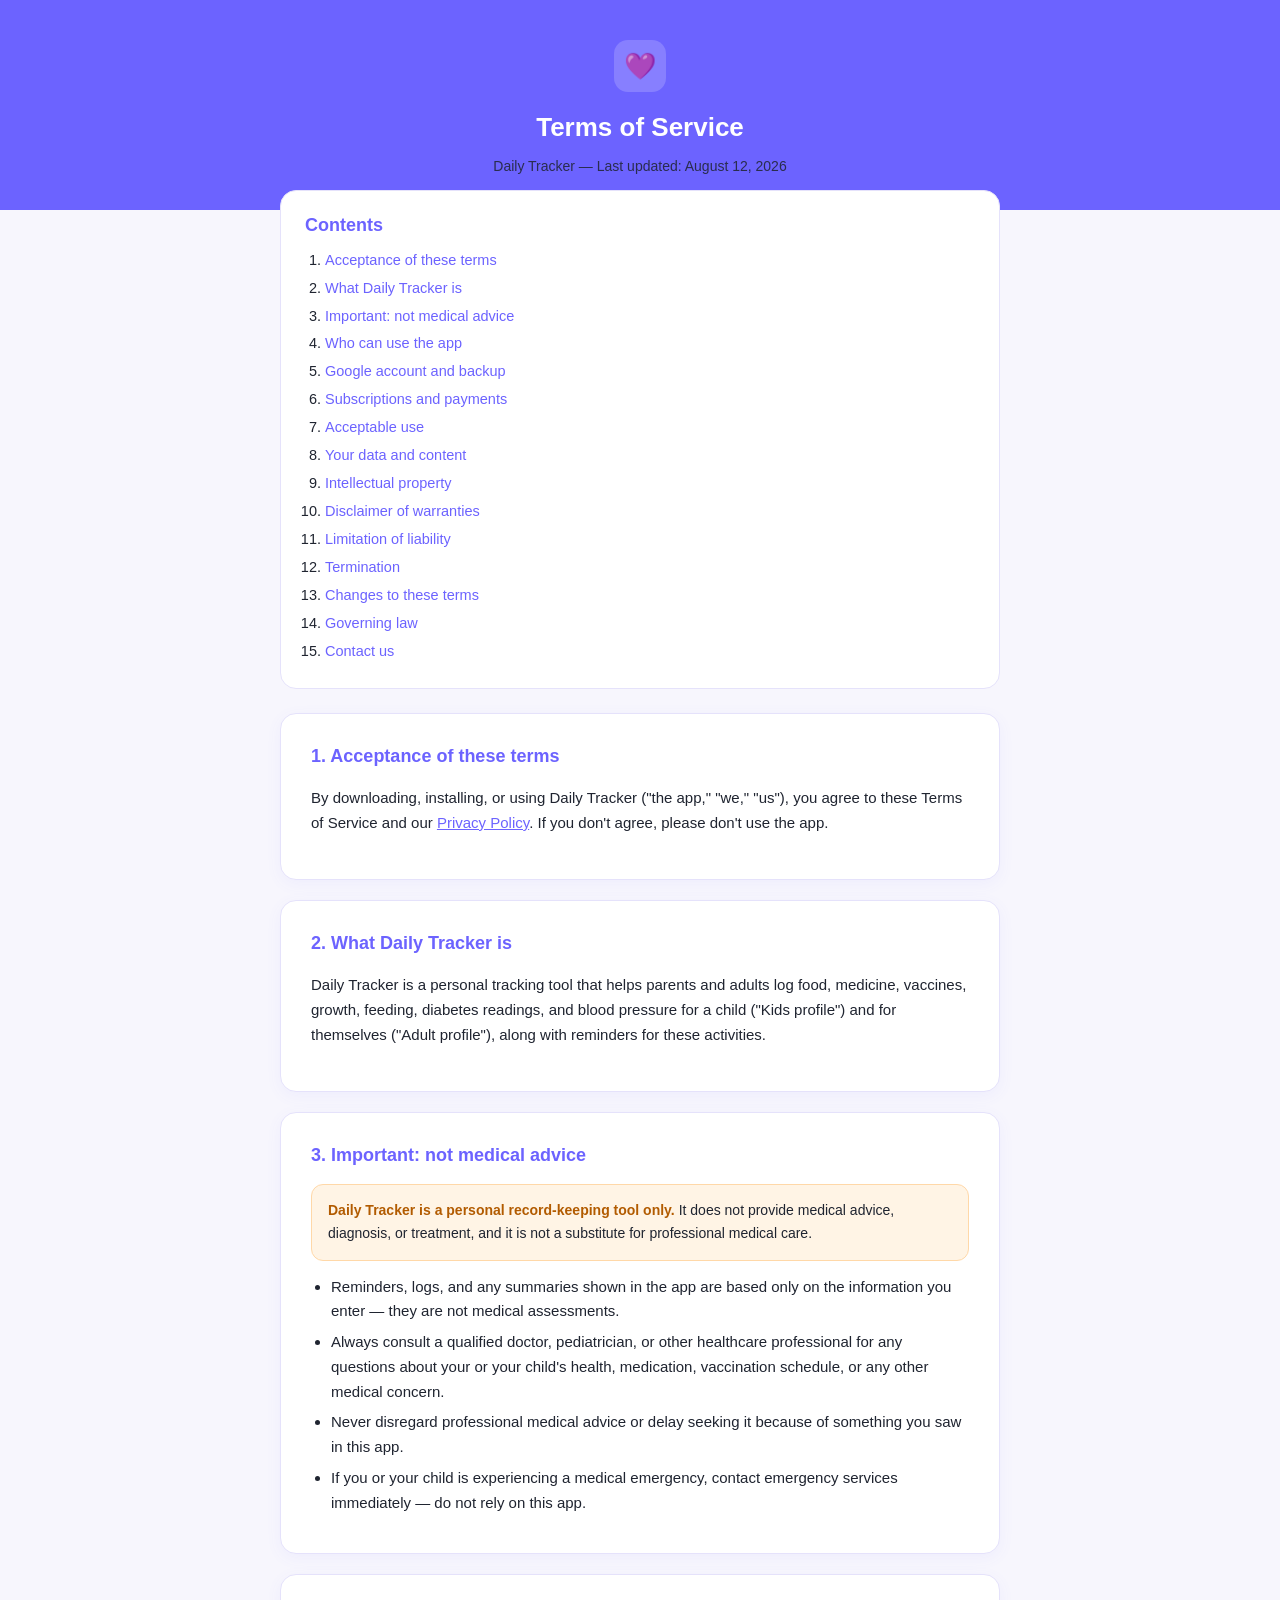
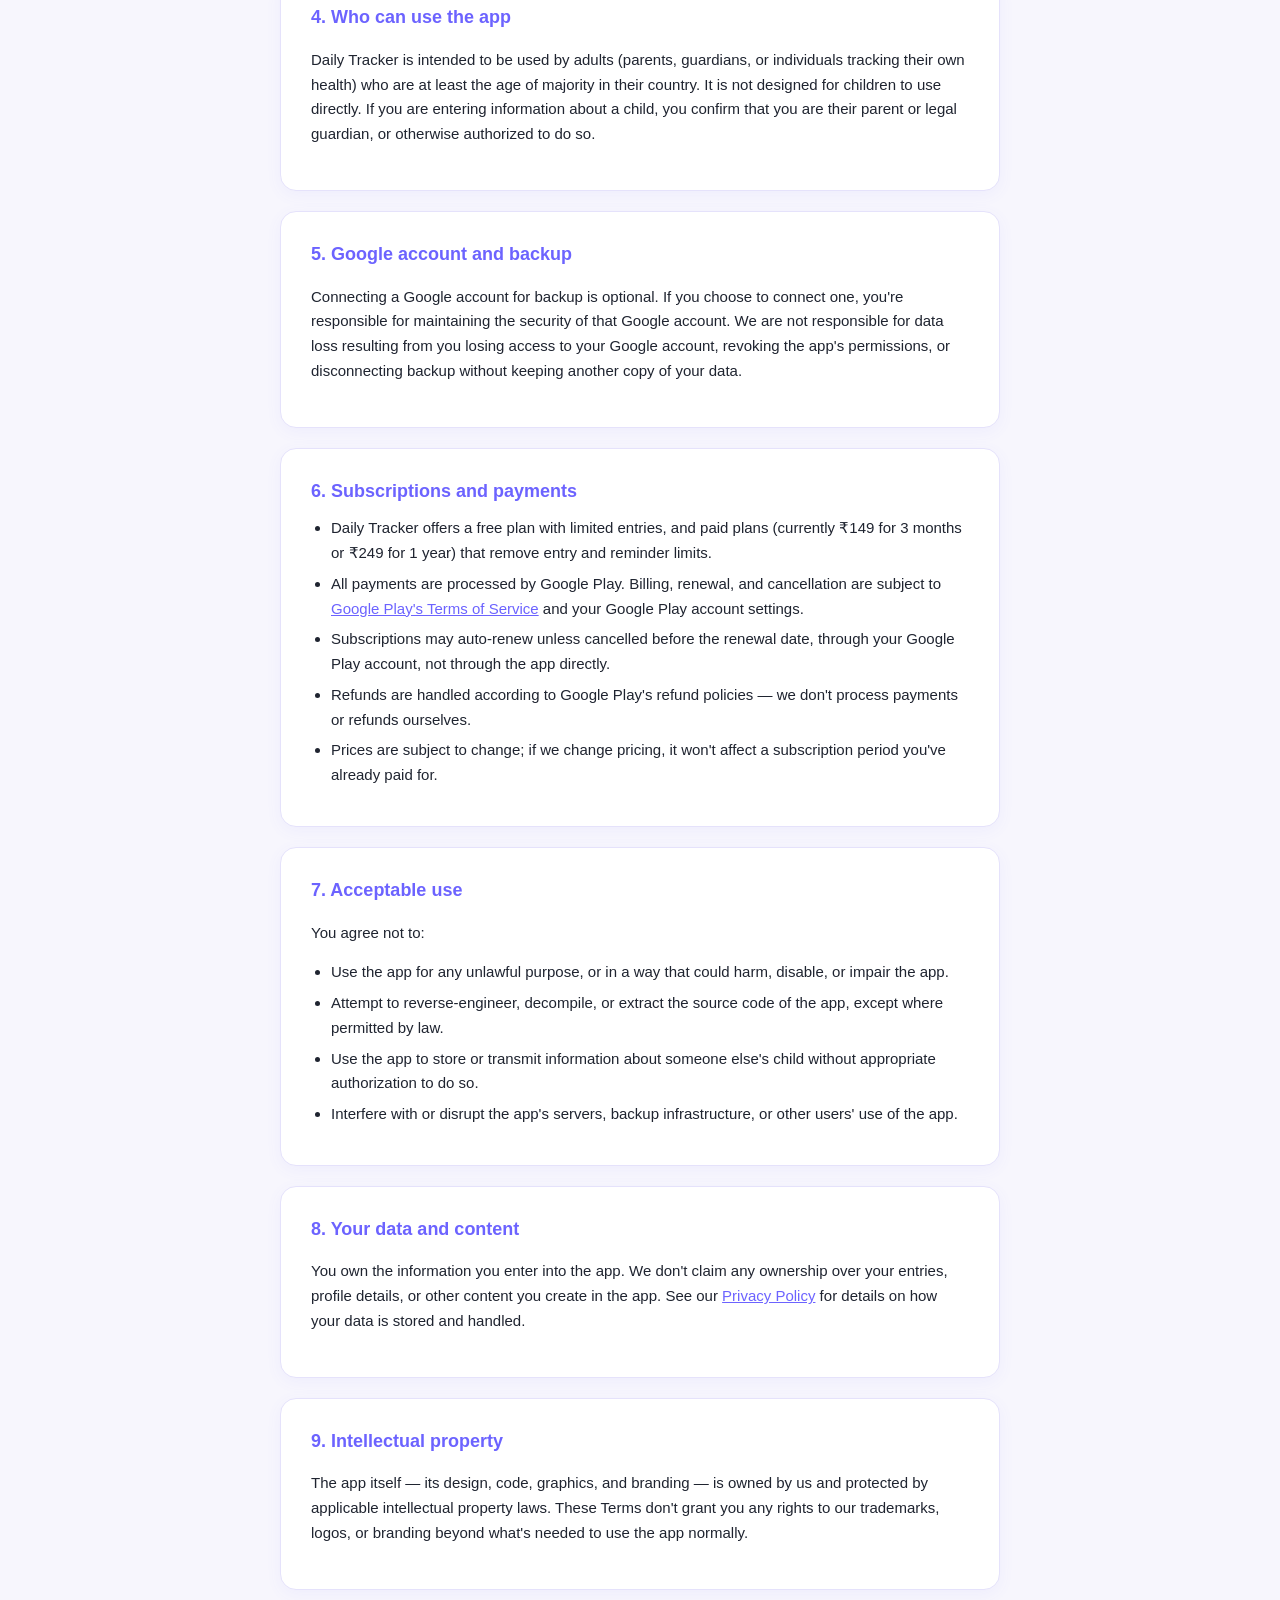
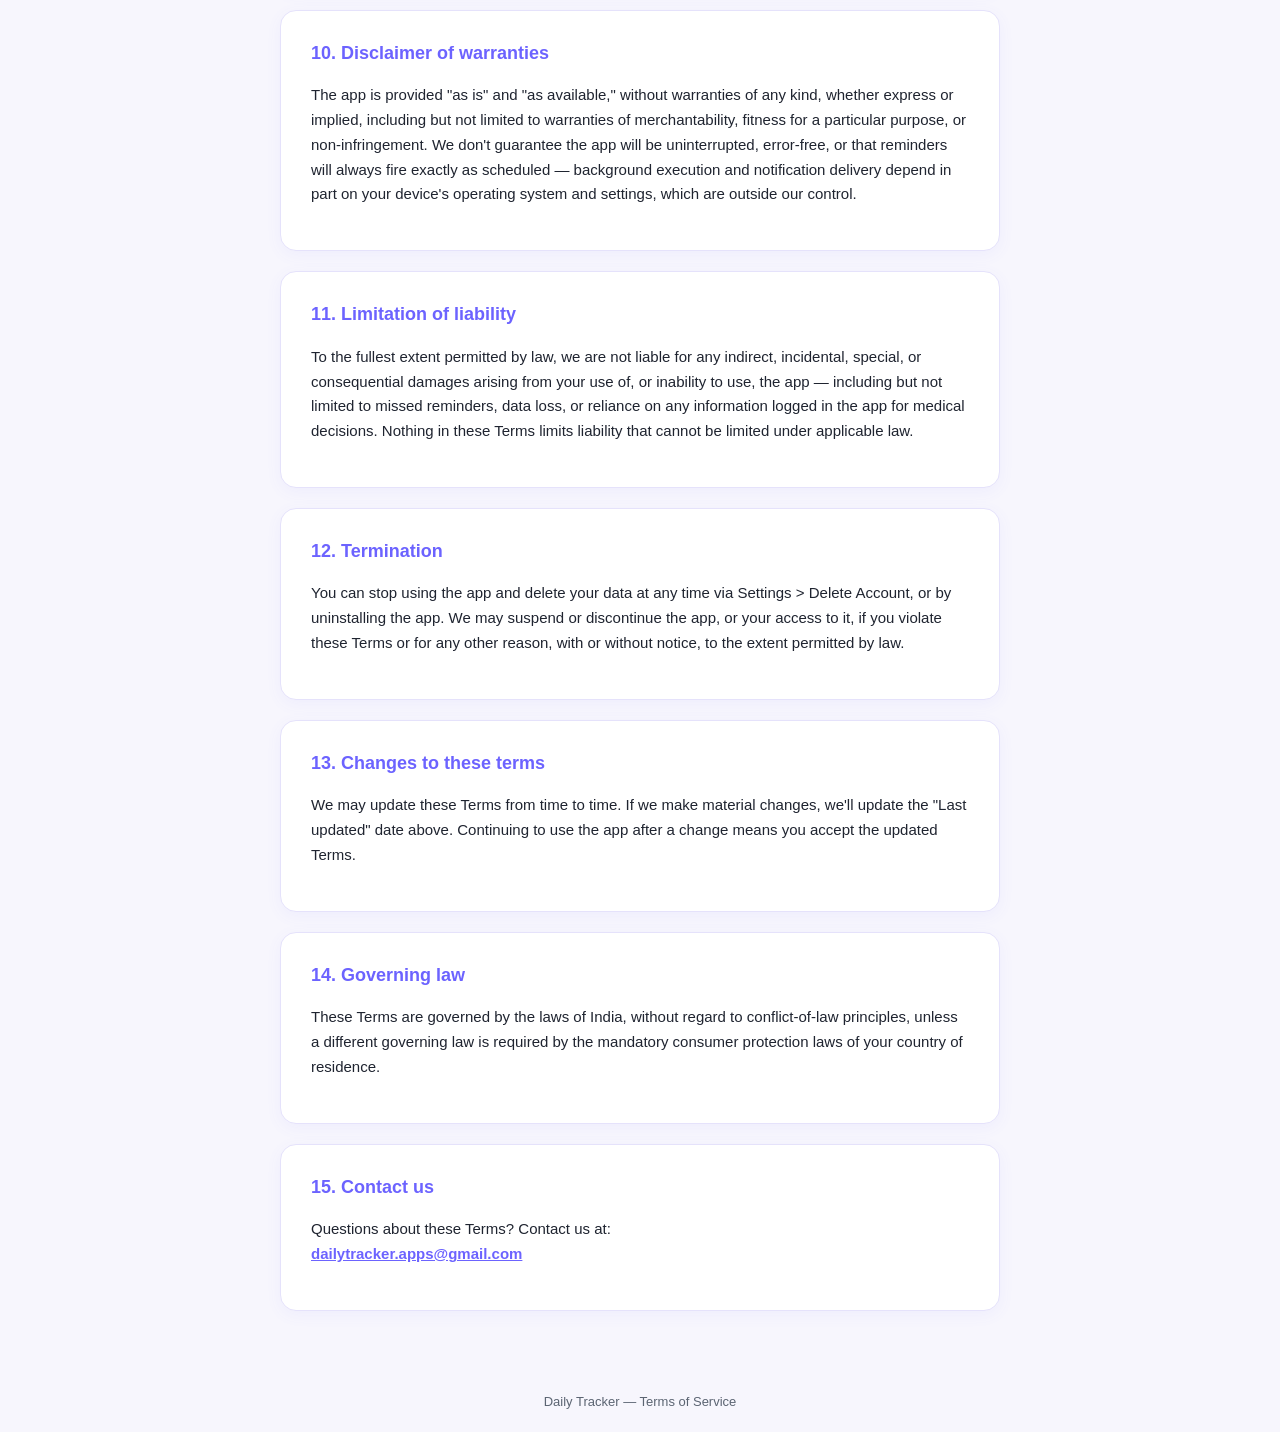
<file: daily-tracker/terms-of-service.html>
<!DOCTYPE html>
<html lang="en">
<head>
<meta charset="UTF-8">
<meta name="viewport" content="width=device-width, initial-scale=1.0">
<title>Terms of Service — Daily Tracker</title>
<style>
  :root {
    --primary: #6C63FF;
    --text: #1f2430;
    --muted: #5b6472;
    --bg: #f7f6fd;
    --card: #ffffff;
    --border: #e5e2fb;
  }
  * { box-sizing: border-box; }
  body {
    margin: 0;
    font-family: -apple-system, BlinkMacSystemFont, "Segoe UI", Roboto, Helvetica, Arial, sans-serif;
    background: var(--bg);
    color: var(--text);
    line-height: 1.65;
  }
  .header {
    background: var(--primary);
    color: #fff;
    padding: 40px 20px 32px;
    text-align: center;
  }
  .header .badge {
    display: inline-flex;
    align-items: center;
    justify-content: center;
    width: 52px;
    height: 52px;
    background: rgba(255,255,255,0.18);
    border-radius: 14px;
    margin-bottom: 14px;
    font-size: 26px;
  }
  .header h1 { margin: 0; font-size: 26px; font-weight: 700; }
  .header p { margin: 6px 0 0; opacity: 0.85; font-size: 14px; }
  main {
    max-width: 760px;
    margin: -20px auto 60px;
    padding: 0 20px;
  }
  .card {
    background: var(--card);
    border: 1px solid var(--border);
    border-radius: 16px;
    padding: 28px 30px;
    margin-bottom: 20px;
    box-shadow: 0 4px 16px rgba(108,99,255,0.06);
  }
  h2 {
    font-size: 18px;
    color: var(--primary);
    margin-top: 0;
    margin-bottom: 10px;
  }
  p, li { color: var(--text); font-size: 15px; }
  ul { padding-left: 20px; margin: 10px 0; }
  li { margin-bottom: 6px; }
  .muted { color: var(--muted); font-size: 13.5px; }
  a { color: var(--primary); }
  .warn {
    background: #fff4e5;
    border: 1px solid #ffd8a8;
    border-radius: 12px;
    padding: 14px 16px;
    margin: 14px 0;
    font-size: 14px;
  }
  .warn strong { color: #b25b00; }
  .toc {
    background: var(--card);
    border: 1px solid var(--border);
    border-radius: 16px;
    padding: 20px 24px;
    margin-bottom: 24px;
  }
  .toc h2 { margin-bottom: 8px; }
  .toc ol { margin: 0; padding-left: 20px; }
  .toc li { font-size: 14.5px; margin-bottom: 4px; }
  .toc a { text-decoration: none; }
  .toc a:hover { text-decoration: underline; }
  footer {
    text-align: center;
    color: var(--muted);
    font-size: 13px;
    padding: 20px;
  }
</style>
</head>
<body>

<div class="header">
  <div class="badge">💜</div>
  <h1>Terms of Service</h1>
  <p>Daily Tracker — Last updated: August 12, 2026</p>
</div>

<main>

  <div class="toc">
    <h2>Contents</h2>
    <ol>
      <li><a href="#acceptance">Acceptance of these terms</a></li>
      <li><a href="#description">What Daily Tracker is</a></li>
      <li><a href="#medical">Important: not medical advice</a></li>
      <li><a href="#eligibility">Who can use the app</a></li>
      <li><a href="#account">Google account and backup</a></li>
      <li><a href="#subscriptions">Subscriptions and payments</a></li>
      <li><a href="#acceptable-use">Acceptable use</a></li>
      <li><a href="#content">Your data and content</a></li>
      <li><a href="#ip">Intellectual property</a></li>
      <li><a href="#disclaimer">Disclaimer of warranties</a></li>
      <li><a href="#liability">Limitation of liability</a></li>
      <li><a href="#termination">Termination</a></li>
      <li><a href="#changes">Changes to these terms</a></li>
      <li><a href="#law">Governing law</a></li>
      <li><a href="#contact">Contact us</a></li>
    </ol>
  </div>

  <div class="card" id="acceptance">
    <h2>1. Acceptance of these terms</h2>
    <p>
      By downloading, installing, or using Daily Tracker ("the app," "we,"
      "us"), you agree to these Terms of Service and our
      <a href="privacy-policy.html">Privacy Policy</a>. If you don't agree,
      please don't use the app.
    </p>
  </div>

  <div class="card" id="description">
    <h2>2. What Daily Tracker is</h2>
    <p>
      Daily Tracker is a personal tracking tool that helps parents and adults
      log food, medicine, vaccines, growth, feeding, diabetes readings, and
      blood pressure for a child ("Kids profile") and for themselves ("Adult
      profile"), along with reminders for these activities.
    </p>
  </div>

  <div class="card" id="medical">
    <h2>3. Important: not medical advice</h2>
    <div class="warn">
      <strong>Daily Tracker is a personal record-keeping tool only.</strong>
      It does not provide medical advice, diagnosis, or treatment, and it is
      not a substitute for professional medical care.
    </div>
    <ul>
      <li>Reminders, logs, and any summaries shown in the app are based only on the information you enter — they are not medical assessments.</li>
      <li>Always consult a qualified doctor, pediatrician, or other healthcare professional for any questions about your or your child's health, medication, vaccination schedule, or any other medical concern.</li>
      <li>Never disregard professional medical advice or delay seeking it because of something you saw in this app.</li>
      <li>If you or your child is experiencing a medical emergency, contact emergency services immediately — do not rely on this app.</li>
    </ul>
  </div>

  <div class="card" id="eligibility">
    <h2>4. Who can use the app</h2>
    <p>
      Daily Tracker is intended to be used by adults (parents, guardians, or
      individuals tracking their own health) who are at least the age of
      majority in their country. It is not designed for children to use
      directly. If you are entering information about a child, you confirm
      that you are their parent or legal guardian, or otherwise authorized to
      do so.
    </p>
  </div>

  <div class="card" id="account">
    <h2>5. Google account and backup</h2>
    <p>
      Connecting a Google account for backup is optional. If you choose to
      connect one, you're responsible for maintaining the security of that
      Google account. We are not responsible for data loss resulting from you
      losing access to your Google account, revoking the app's permissions, or
      disconnecting backup without keeping another copy of your data.
    </p>
  </div>

  <div class="card" id="subscriptions">
    <h2>6. Subscriptions and payments</h2>
    <ul>
      <li>Daily Tracker offers a free plan with limited entries, and paid plans (currently ₹149 for 3 months or ₹249 for 1 year) that remove entry and reminder limits.</li>
      <li>All payments are processed by Google Play. Billing, renewal, and cancellation are subject to <a href="https://play.google/play-terms/" target="_blank" rel="noopener">Google Play's Terms of Service</a> and your Google Play account settings.</li>
      <li>Subscriptions may auto-renew unless cancelled before the renewal date, through your Google Play account, not through the app directly.</li>
      <li>Refunds are handled according to Google Play's refund policies — we don't process payments or refunds ourselves.</li>
      <li>Prices are subject to change; if we change pricing, it won't affect a subscription period you've already paid for.</li>
    </ul>
  </div>

  <div class="card" id="acceptable-use">
    <h2>7. Acceptable use</h2>
    <p>You agree not to:</p>
    <ul>
      <li>Use the app for any unlawful purpose, or in a way that could harm, disable, or impair the app.</li>
      <li>Attempt to reverse-engineer, decompile, or extract the source code of the app, except where permitted by law.</li>
      <li>Use the app to store or transmit information about someone else's child without appropriate authorization to do so.</li>
      <li>Interfere with or disrupt the app's servers, backup infrastructure, or other users' use of the app.</li>
    </ul>
  </div>

  <div class="card" id="content">
    <h2>8. Your data and content</h2>
    <p>
      You own the information you enter into the app. We don't claim any
      ownership over your entries, profile details, or other content you
      create in the app. See our
      <a href="privacy-policy.html">Privacy Policy</a> for details on how
      your data is stored and handled.
    </p>
  </div>

  <div class="card" id="ip">
    <h2>9. Intellectual property</h2>
    <p>
      The app itself — its design, code, graphics, and branding — is owned by
      us and protected by applicable intellectual property laws. These Terms
      don't grant you any rights to our trademarks, logos, or branding beyond
      what's needed to use the app normally.
    </p>
  </div>

  <div class="card" id="disclaimer">
    <h2>10. Disclaimer of warranties</h2>
    <p>
      The app is provided "as is" and "as available," without warranties of
      any kind, whether express or implied, including but not limited to
      warranties of merchantability, fitness for a particular purpose, or
      non-infringement. We don't guarantee the app will be uninterrupted,
      error-free, or that reminders will always fire exactly as scheduled —
      background execution and notification delivery depend in part on your
      device's operating system and settings, which are outside our control.
    </p>
  </div>

  <div class="card" id="liability">
    <h2>11. Limitation of liability</h2>
    <p>
      To the fullest extent permitted by law, we are not liable for any
      indirect, incidental, special, or consequential damages arising from
      your use of, or inability to use, the app — including but not limited
      to missed reminders, data loss, or reliance on any information logged
      in the app for medical decisions. Nothing in these Terms limits
      liability that cannot be limited under applicable law.
    </p>
  </div>

  <div class="card" id="termination">
    <h2>12. Termination</h2>
    <p>
      You can stop using the app and delete your data at any time via
      Settings &gt; Delete Account, or by uninstalling the app. We may
      suspend or discontinue the app, or your access to it, if you violate
      these Terms or for any other reason, with or without notice, to the
      extent permitted by law.
    </p>
  </div>

  <div class="card" id="changes">
    <h2>13. Changes to these terms</h2>
    <p>
      We may update these Terms from time to time. If we make material
      changes, we'll update the "Last updated" date above. Continuing to use
      the app after a change means you accept the updated Terms.
    </p>
  </div>

  <div class="card" id="law">
    <h2>14. Governing law</h2>
    <p>
      These Terms are governed by the laws of India, without regard to
      conflict-of-law principles, unless a different governing law is
      required by the mandatory consumer protection laws of your country of
      residence.
    </p>
  </div>

  <div class="card" id="contact">
    <h2>15. Contact us</h2>
    <p>
      Questions about these Terms? Contact us at:
      <br>
      <strong><a href="mailto:dailytracker.apps@gmail.com">dailytracker.apps@gmail.com</a></strong>
    </p>
  </div>

</main>

<footer>
  Daily Tracker — Terms of Service
</footer>

</body>
</html>
</file>
<file: style.css>
@import url('https://fonts.googleapis.com/css2?family=Space+Grotesk:wght@500;600;700&family=Inter:wght@400;500;600&family=IBM+Plex+Mono:wght@500&display=swap');

:root {
  --navy: #fafafb;
  --navy-soft: #f2f2f6;
  --slate: #f0f0f5;
  --slate-light: #dcdce6;
  --blue: #6c5ce7;
  --blue-light: #5b4fd6;
  --gradient-brand: linear-gradient(135deg, #2f8fff, #7c3aed);
  --text: #14141c;
  --text-muted: #55536b;
  --text-faint: #8b899e;
}

* { box-sizing: border-box; }

html { scroll-behavior: smooth; }

body {
  margin: 0;
  background: var(--navy);
  color: var(--text);
  font-family: 'Inter', -apple-system, sans-serif;
  line-height: 1.6;
  -webkit-font-smoothing: antialiased;
}

h1, h2, h3 {
  font-family: 'Space Grotesk', sans-serif;
  font-weight: 700;
  line-height: 1.15;
  margin: 0 0 0.5em;
}

.mono-tag {
  font-family: 'IBM Plex Mono', monospace;
  font-size: 0.72rem;
  letter-spacing: 0.08em;
  text-transform: uppercase;
  color: var(--blue-light);
}

a { color: var(--blue-light); }

.wrap {
  max-width: 1080px;
  margin: 0 auto;
  padding: 0 24px;
}

/* ---------- Header ---------- */
.site-header {
  position: sticky;
  top: 0;
  z-index: 20;
  background: rgba(250, 250, 251, 0.85);
  backdrop-filter: blur(10px);
  border-bottom: 1px solid rgba(148, 163, 184, 0.12);
}
.site-header .wrap {
  display: flex;
  align-items: center;
  justify-content: space-between;
  height: 68px;
}
.brand {
  display: flex;
  align-items: center;
  gap: 10px;
  font-family: 'Space Grotesk', sans-serif;
  font-weight: 700;
  font-size: 1.15rem;
  color: var(--text);
  text-decoration: none;
}
.brand-mark {
  width: 30px;
  height: 30px;
  border-radius: 8px;
  background: var(--blue);
  display: flex;
  align-items: center;
  justify-content: center;
  font-size: 15px;
}
.brand-mark-img {
  width: 30px;
  height: 30px;
  border-radius: 8px;
  object-fit: cover;
  background: #FFFFFF;
  padding: 2px;
  box-sizing: border-box;
}
.nav-links {
  display: flex;
  gap: 28px;
  font-size: 0.92rem;
}
.nav-links a {
  color: var(--text-muted);
  text-decoration: none;
  transition: color 0.15s ease;
}
.nav-links a:hover { color: var(--text); }

/* ---------- Hero with vault-dial signature ---------- */
.hero {
  position: relative;
  overflow: hidden;
  padding: 120px 0 100px;
}
.dial-ring {
  position: absolute;
  right: -180px;
  top: 50%;
  transform: translateY(-50%);
  width: 640px;
  height: 640px;
  border-radius: 50%;
  border: 2px solid rgba(108, 92, 231, 0.25);
  pointer-events: none;
}
.dial-ring::before {
  content: '';
  position: absolute;
  inset: 70px;
  border-radius: 50%;
  border: 1px solid rgba(108, 92, 231, 0.18);
}
.dial-ticks {
  position: absolute;
  inset: 0;
}
.dial-ticks span {
  position: absolute;
  width: 2px;
  height: 16px;
  background: rgba(108, 92, 231, 0.3);
  left: 50%;
  top: 0;
  transform-origin: 1px 320px;
}
.hero-content { position: relative; z-index: 2; max-width: 620px; }
.eyebrow {
  display: inline-flex;
  align-items: center;
  gap: 8px;
  margin-bottom: 22px;
}
.hero h1 {
  font-size: clamp(2.4rem, 5vw, 3.6rem);
  letter-spacing: -0.02em;
}
.hero h1 .accent {
  background: var(--gradient-brand);
  -webkit-background-clip: text;
  background-clip: text;
  color: transparent;
}
.hero p.lede {
  font-size: 1.15rem;
  color: var(--text-muted);
  max-width: 520px;
  margin: 20px 0 34px;
}
.pill-row { display: flex; gap: 12px; flex-wrap: wrap; }
.pill {
  font-size: 0.82rem;
  padding: 8px 14px;
  border-radius: 999px;
  background: var(--slate);
  border: 1px solid var(--slate-light);
  color: var(--text-muted);
}

/* ---------- Feature grid ---------- */
.section { padding: 80px 0; }
.section-head { max-width: 560px; margin-bottom: 48px; }
.section-head h2 { font-size: 1.9rem; }
.section-head p { color: var(--text-muted); }

.feature-grid {
  display: grid;
  grid-template-columns: repeat(3, 1fr);
  gap: 20px;
}
.feature-card {
  background: var(--slate);
  border: 1px solid rgba(148, 163, 184, 0.1);
  border-radius: 16px;
  padding: 28px;
}
.feature-card .num {
  font-family: 'IBM Plex Mono', monospace;
  font-size: 0.75rem;
  color: var(--blue-light);
  margin-bottom: 14px;
  display: block;
}
.feature-card h3 { font-size: 1.05rem; margin-bottom: 8px; }
.feature-card p { color: var(--text-muted); font-size: 0.92rem; margin: 0; }

/* ---------- Footer ---------- */
.site-footer {
  border-top: 1px solid rgba(148, 163, 184, 0.12);
  padding: 40px 0;
}
.site-footer .wrap {
  display: flex;
  justify-content: space-between;
  align-items: center;
  flex-wrap: wrap;
  gap: 16px;
}
.footer-links { display: flex; gap: 24px; font-size: 0.88rem; }
.footer-links a { color: var(--text-muted); text-decoration: none; }
.footer-links a:hover { color: var(--text); }
.copyright { color: var(--text-faint); font-size: 0.85rem; }

@media (max-width: 760px) {
  .feature-grid { grid-template-columns: 1fr; }
  .nav-links { display: none; }
  .dial-ring { right: -300px; opacity: 0.6; }
  .hero { padding: 80px 0 60px; }
}

/* ---------- App4Me hub: app-dock signature + apps grid ---------- */
.app-dock {
  position: absolute;
  right: -60px;
  top: 50%;
  transform: translateY(-50%);
  display: grid;
  grid-template-columns: repeat(3, 84px);
  gap: 16px;
  opacity: 0.9;
}
.dock-tile {
  width: 84px;
  height: 84px;
  border-radius: 20px;
  display: flex;
  align-items: center;
  justify-content: center;
  font-size: 34px;
  box-shadow: 0 12px 30px rgba(20,20,28,0.12);
}
.dock-tile.filled { background: linear-gradient(160deg, #6c5ce7, #2f8fff); }
.dock-tile-img { padding: 12px; background: #FFFFFF !important; }
.dock-tile-img img { width: 100%; height: 100%; object-fit: contain; border-radius: 10px; }
.dock-tile.empty {
  background: transparent;
  border: 2px dashed rgba(148, 163, 184, 0.25);
  color: rgba(148, 163, 184, 0.4);
  box-shadow: none;
}

.apps-grid {
  display: grid;
  grid-template-columns: repeat(2, 1fr);
  gap: 20px;
}
.app-card {
  background: var(--slate);
  border: 1px solid rgba(148, 163, 184, 0.1);
  border-radius: 18px;
  padding: 30px;
  text-decoration: none;
  display: block;
  transition: transform 0.15s ease, border-color 0.15s ease;
}
.app-card:hover { transform: translateY(-3px); border-color: rgba(108,92,231,0.5); }
.app-card .app-icon {
  width: 52px;
  height: 52px;
  border-radius: 14px;
  display: flex;
  align-items: center;
  justify-content: center;
  font-size: 24px;
  margin-bottom: 18px;
}
.app-card .app-icon-img {
  width: 52px;
  height: 52px;
  border-radius: 14px;
  object-fit: cover;
  margin-bottom: 18px;
  display: block;
}
.app-card h3 { color: var(--text); font-size: 1.15rem; margin-bottom: 8px; }
.app-card p { color: var(--text-muted); font-size: 0.9rem; margin: 0 0 14px; }
.app-card .status {
  font-family: 'IBM Plex Mono', monospace;
  font-size: 0.7rem;
  letter-spacing: 0.06em;
  text-transform: uppercase;
  color: var(--blue-light);
}
.app-card.soon {
  border-style: dashed;
  opacity: 0.6;
  pointer-events: none;
}

.idea-cta {
  background: linear-gradient(135deg, rgba(108,92,231,0.08), rgba(124,58,237,0.10));
  border: 1px solid rgba(108, 92, 231, 0.25);
  border-radius: 20px;
  padding: 48px;
  text-align: center;
}
.idea-cta h2 { font-size: 1.6rem; margin-bottom: 10px; }
.idea-cta p { color: var(--text-muted); max-width: 460px; margin: 0 auto 26px; }
.idea-form {
  max-width: 420px;
  margin: 0 auto;
  display: flex;
  flex-direction: column;
  gap: 12px;
}
.idea-input, .idea-textarea {
  background: var(--navy);
  border: 1px solid var(--slate-light);
  border-radius: 10px;
  padding: 12px 14px;
  color: var(--text);
  font-family: 'Inter', sans-serif;
  font-size: 0.9rem;
  resize: vertical;
}
.idea-input::placeholder, .idea-textarea::placeholder { color: var(--text-faint); }
.idea-form button.btn {
  display: inline-block;
  background: var(--gradient-brand);
  color: #fff;
  border: none;
  cursor: pointer;
  font-weight: 600;
  font-size: 0.92rem;
  padding: 13px 28px;
  border-radius: 10px;
}
.idea-cta a.btn {
  display: inline-block;
  background: var(--gradient-brand);
  color: #fff;
  text-decoration: none;
  font-weight: 600;
  font-size: 0.92rem;
  padding: 13px 28px;
  border-radius: 10px;
}

@media (max-width: 760px) {
  .app-dock { display: none; }
  .apps-grid { grid-template-columns: 1fr; }
}

.legal-page { padding: 64px 0 100px; }
.legal-page .wrap { max-width: 760px; }
.legal-page h1 { font-size: 2.2rem; margin-bottom: 8px; }
.legal-updated { color: var(--text-faint); font-size: 0.88rem; margin-bottom: 48px; }
.legal-page h2 {
  font-size: 1.25rem;
  margin-top: 42px;
  padding-top: 8px;
  border-top: 1px solid rgba(148, 163, 184, 0.12);
}
.legal-page h2:first-of-type { border-top: none; margin-top: 0; }
.legal-page p, .legal-page li { color: var(--text-muted); font-size: 0.98rem; }
.legal-page ul { padding-left: 20px; }
.legal-page strong { color: var(--text); }
.back-link {
  display: inline-block;
  margin-bottom: 32px;
  font-size: 0.9rem;
  color: var(--text-muted);
  text-decoration: none;
}
.back-link:hover { color: var(--text); }
</file>
